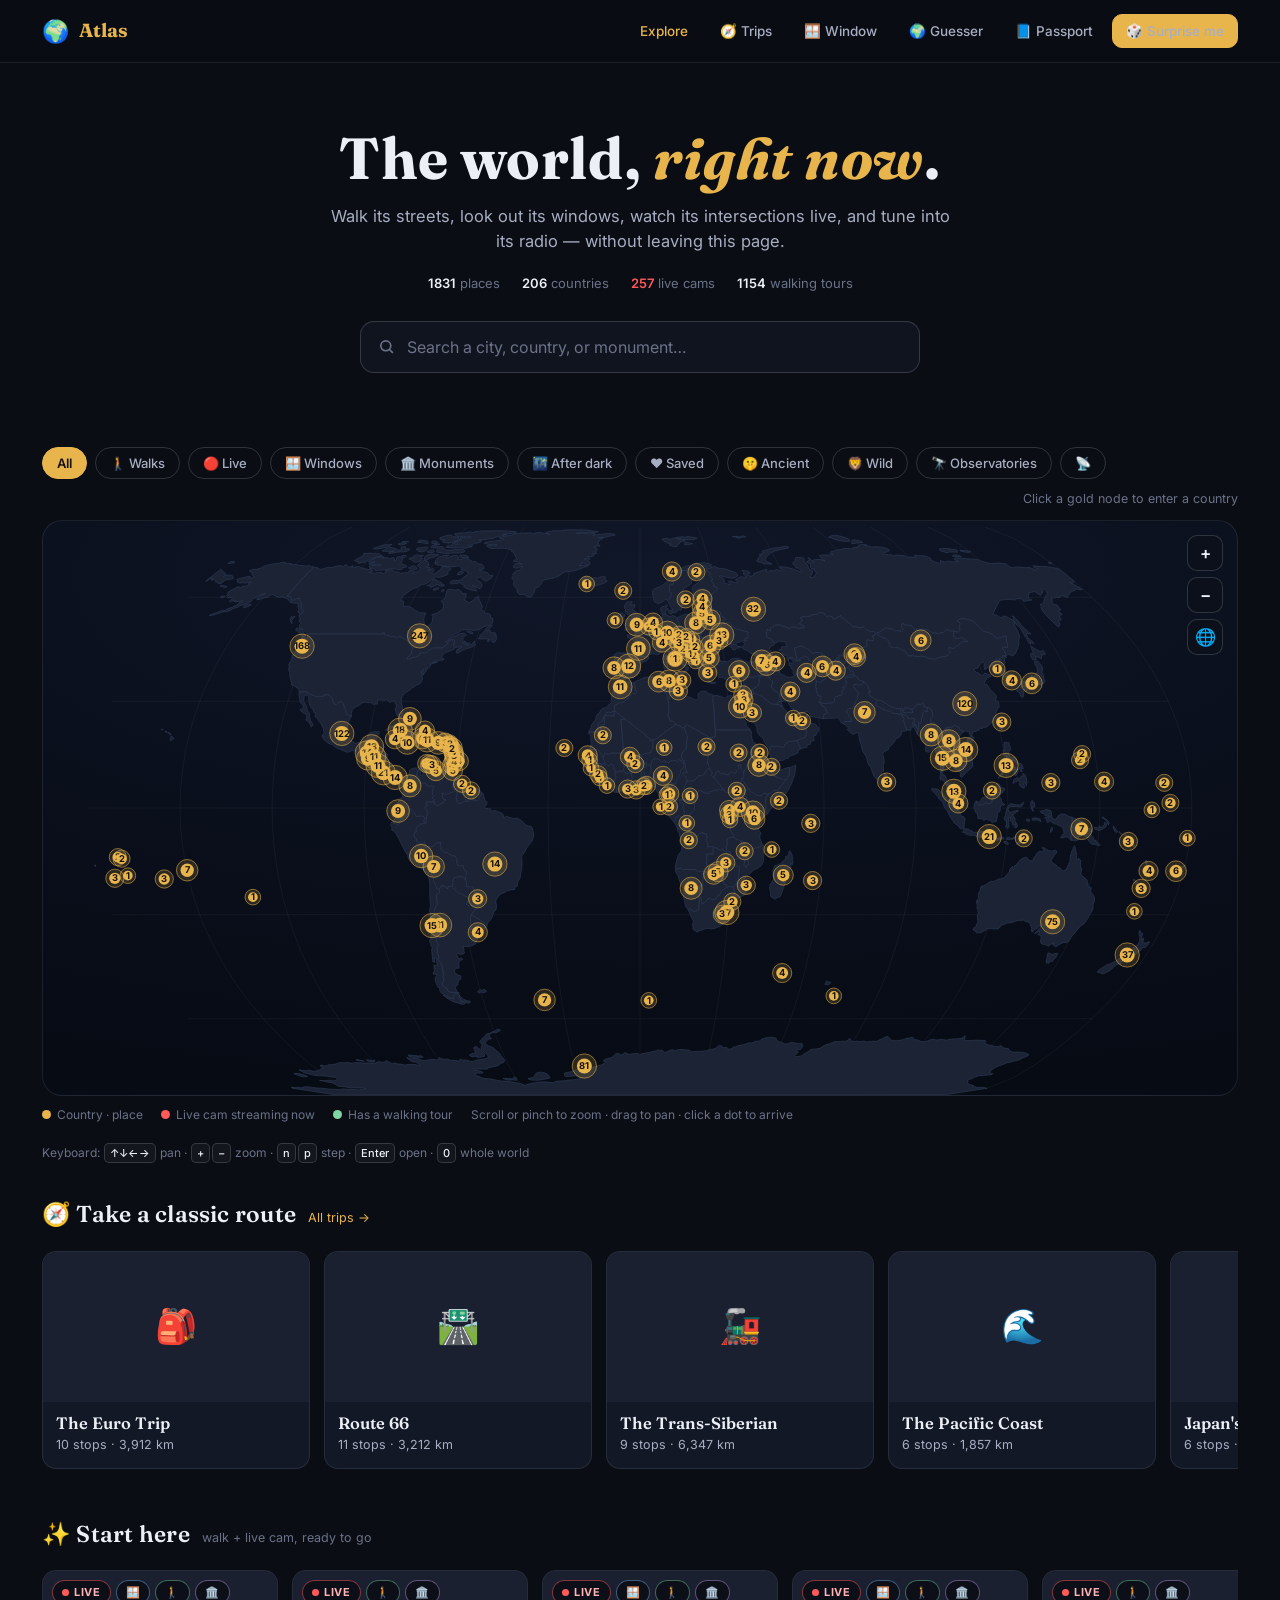
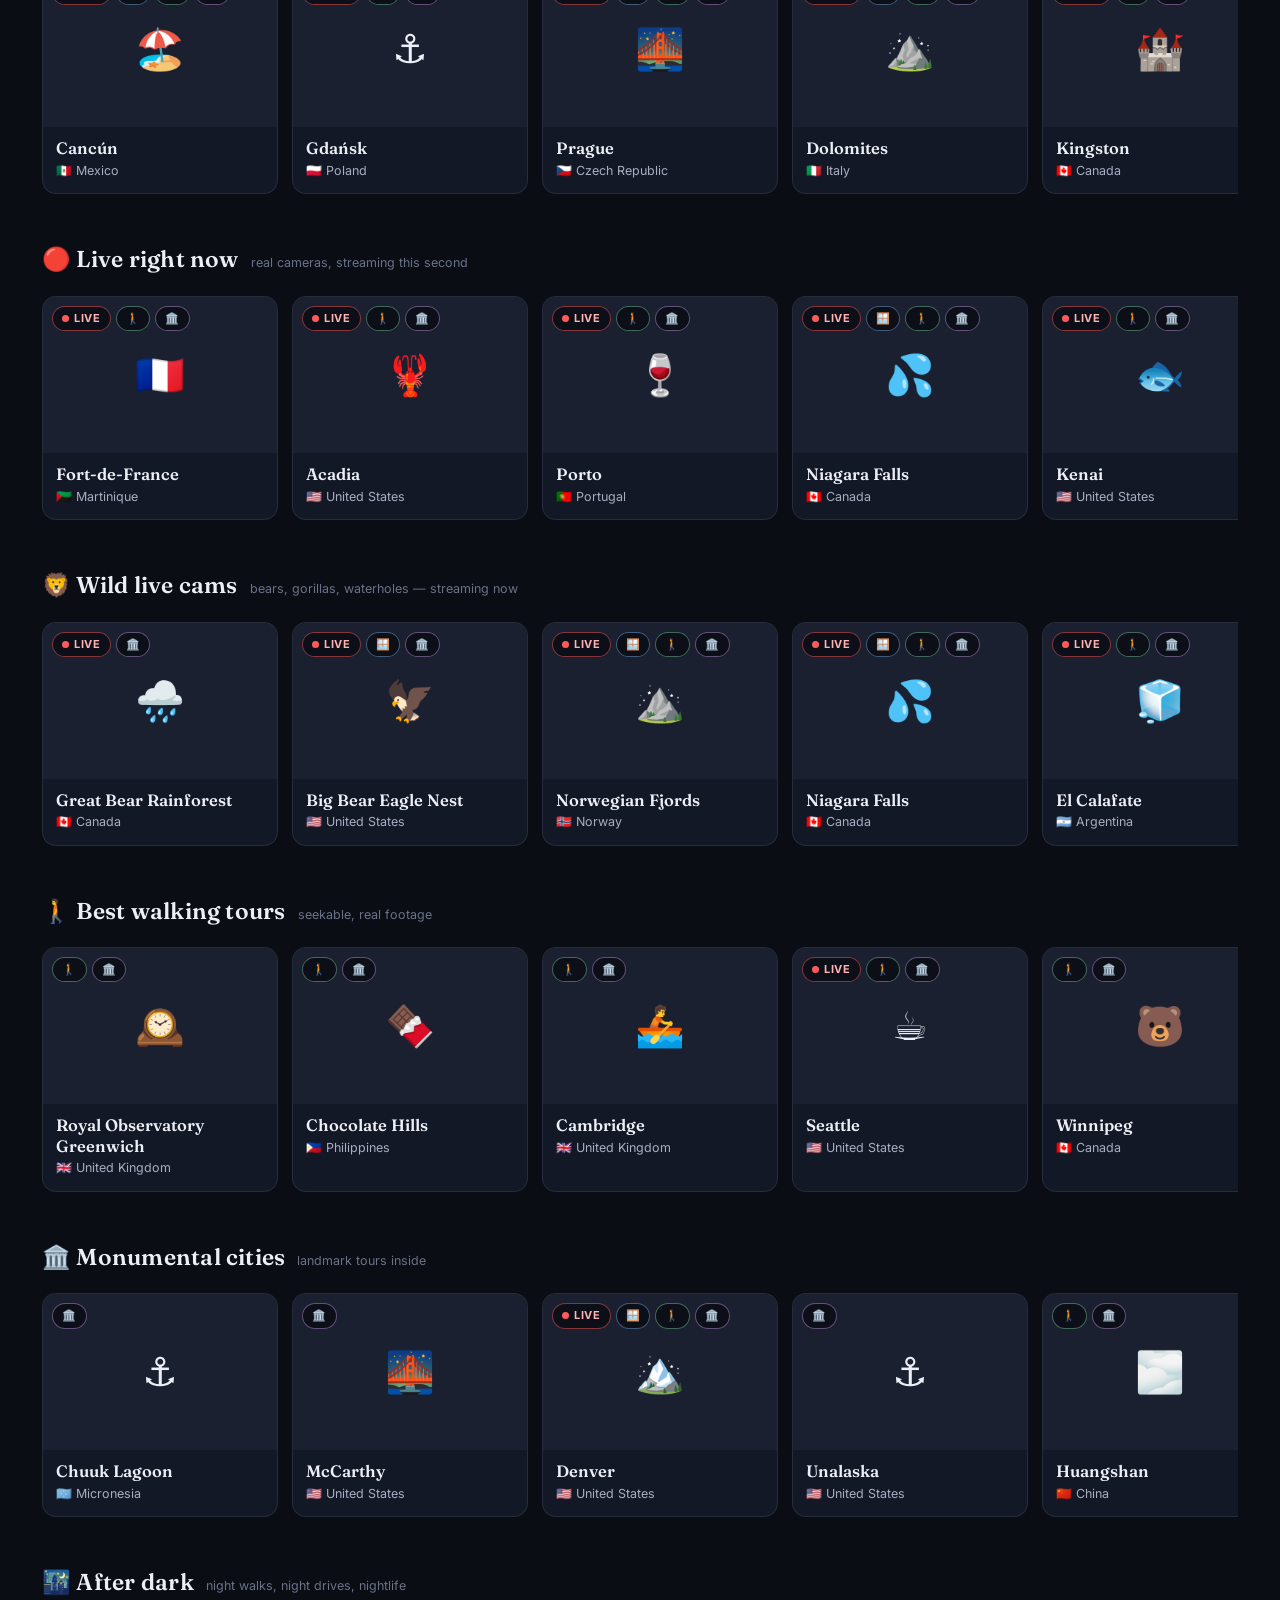
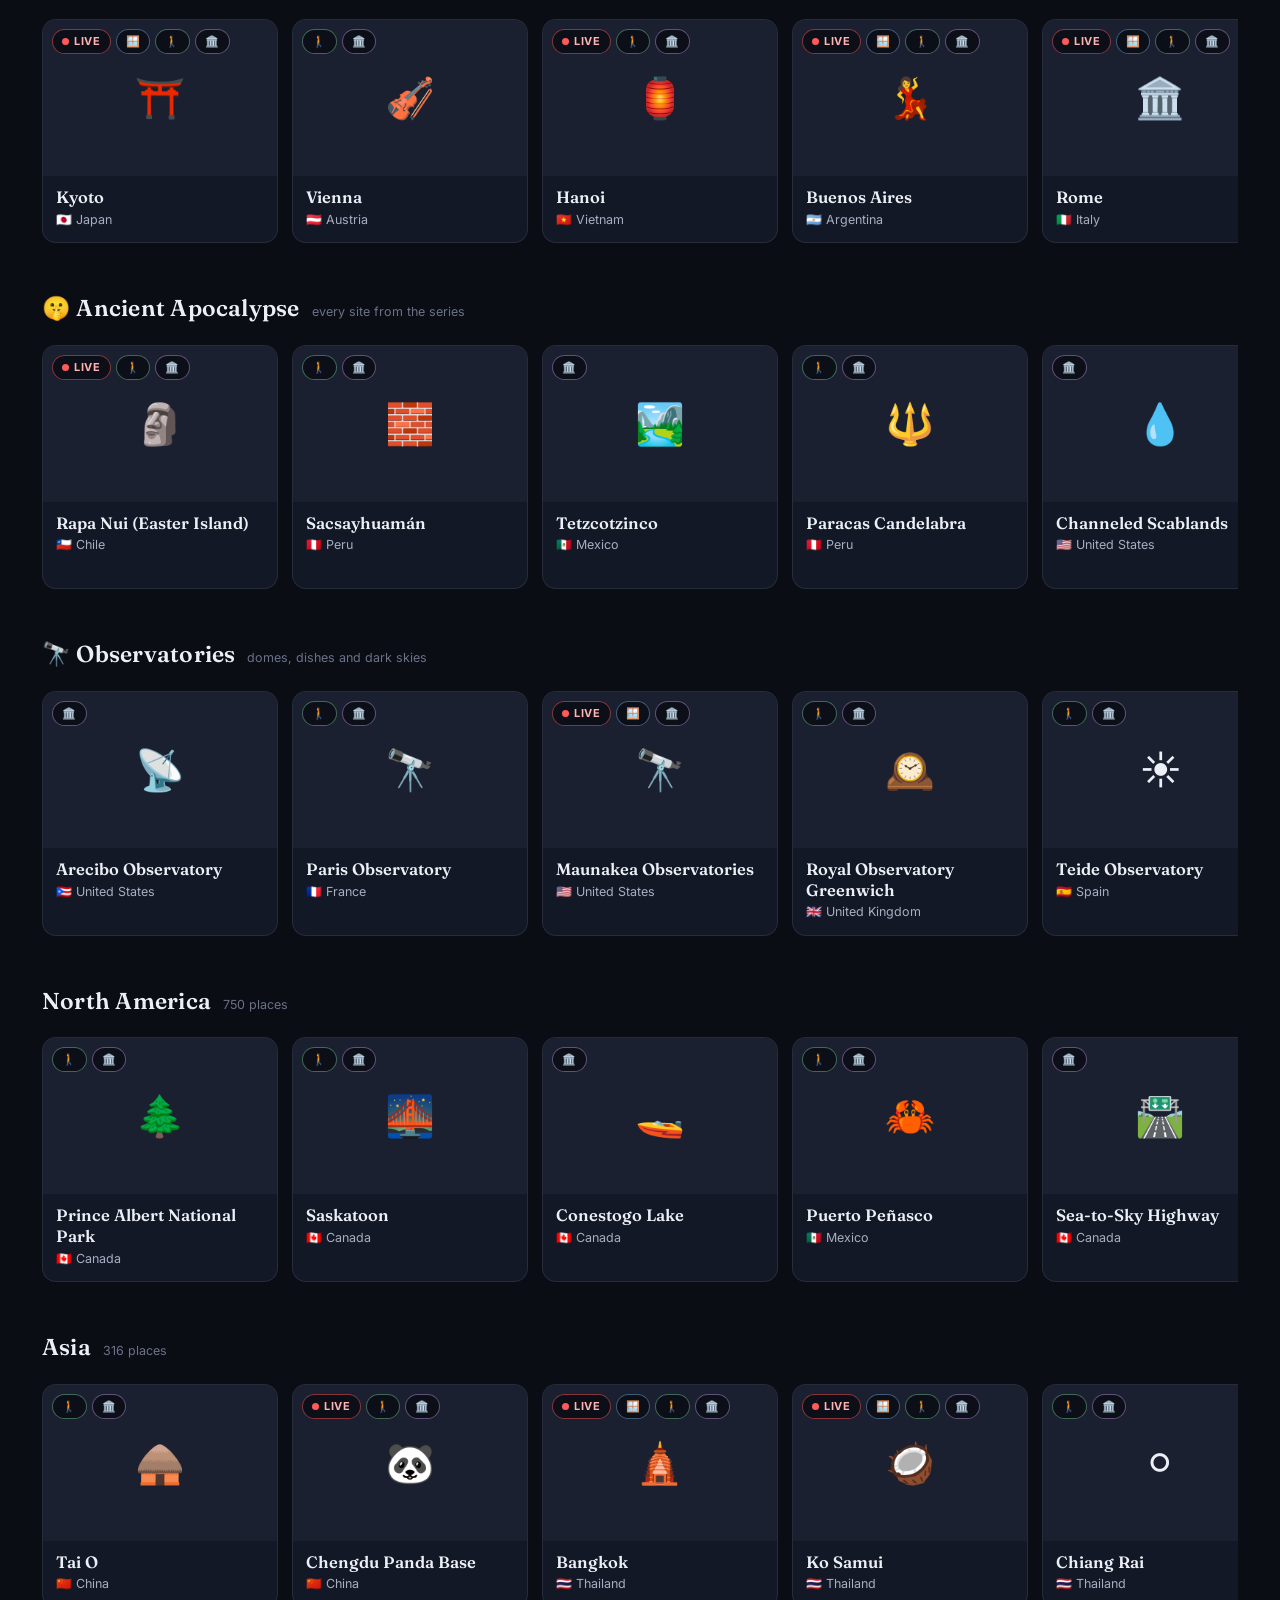
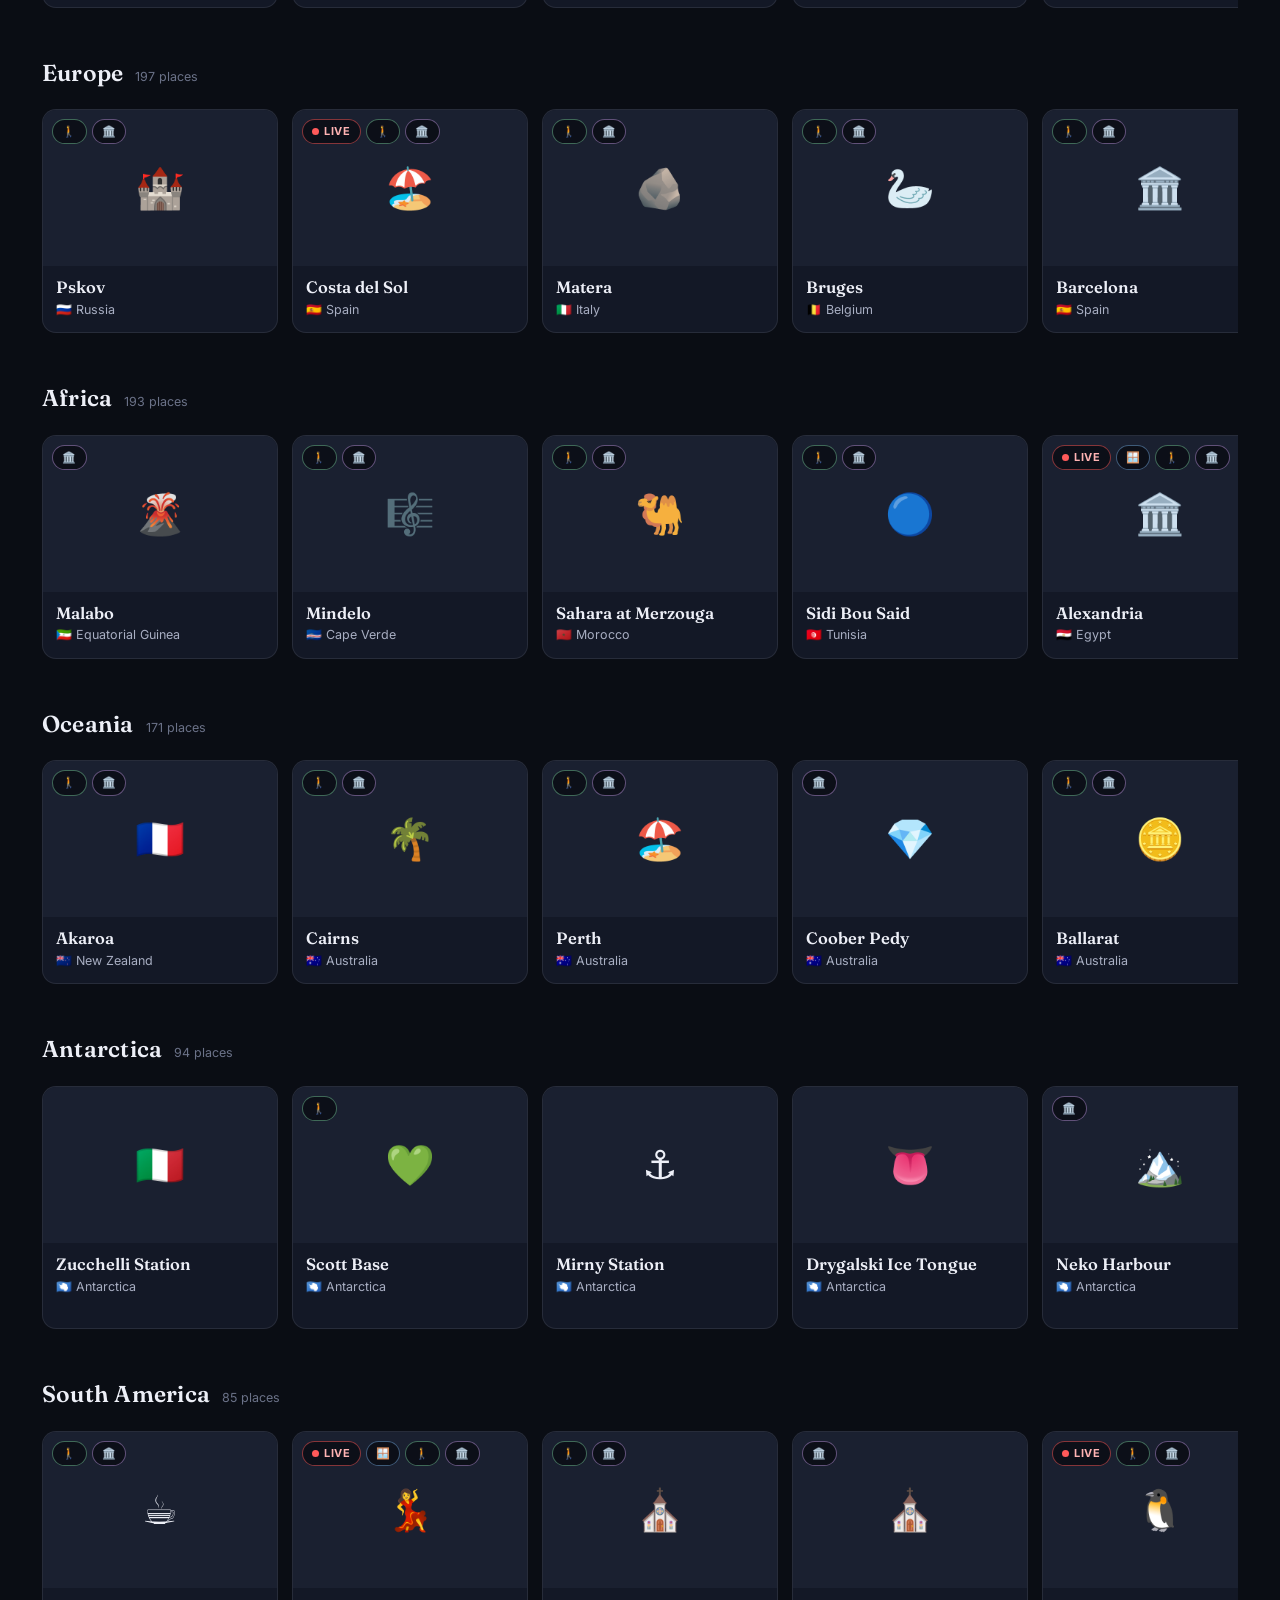
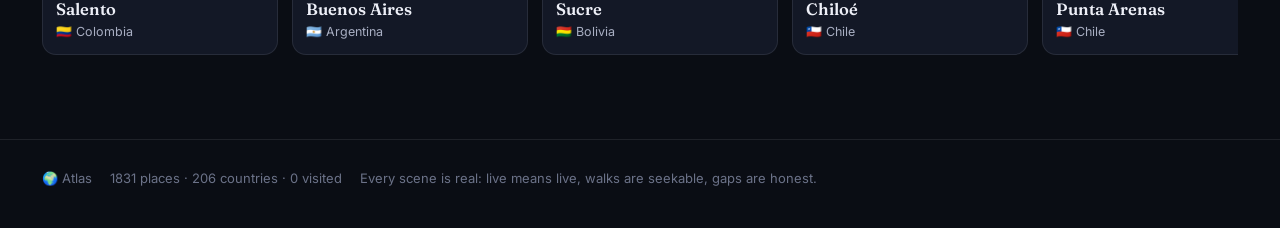
<file: index.html>
<!DOCTYPE html>
<html lang="en">
<head>
  <meta charset="UTF-8">
  <meta name="viewport" content="width=device-width, initial-scale=1.0">
  <title>Atlas — the world, right now</title>
  <meta name="description" content="Step into 1,728 places across 201 countries: walking tours, 24/7 live cams, live window views, local radio.">
  <link rel="icon" href="data:image/svg+xml,<svg xmlns=%22http://www.w3.org/2000/svg%22 viewBox=%220 0 100 100%22><text y=%22.9em%22 font-size=%2290%22>🌍</text></svg>">
  <link rel="stylesheet" href="css/theme.css">
  <link rel="stylesheet" href="css/map.css">
  <link rel="stylesheet" href="css/home.css">
</head>
<body>

  <header class="topbar">
    <div class="topbar-inner">
      <a class="brand" href="index.html"><span class="globe">🌍</span> <em>Atlas</em></a>
      <nav class="topnav">
        <a href="index.html" class="active">Explore</a>
        <a href="trips.html">🧭 Trips</a>
        <a href="window.html">🪟 Window</a>
        <a href="guess.html">🌍 Guesser</a>
        <a href="passport.html">📘 Passport</a>
        <button id="surprise-top" class="btn btn-gold btn-sm">🎲 Surprise me</button>
      </nav>
    </div>
  </header>

  <main>
    <!-- hero -->
    <section class="hero wrap">
      <h1>The world, <em>right now</em>.</h1>
      <p class="lede">Walk its streets, look out its windows, watch its intersections live,
        and tune into its radio — without leaving this page.</p>
      <div class="hero-stats" id="hero-stats"></div>
      <div class="hero-search">
        <input id="search" class="input" type="text" autocomplete="off"
               role="combobox" aria-expanded="false" aria-controls="suggest"
               placeholder="Search a city, country, or monument…">
        <div id="suggest" class="suggest" role="listbox"></div>
      </div>
    </section>

    <!-- map -->
    <section class="map-section wrap">
      <div class="map-toolbar">
        <div class="chips" id="map-filters">
          <button class="chip active" data-f="all">All</button>
          <button class="chip" data-f="walk">🚶 Walks</button>
          <button class="chip" data-f="live">🔴 Live</button>
          <button class="chip" data-f="window">🪟 Windows</button>
          <button class="chip" data-f="monuments">🏛️ Monuments</button>
          <button class="chip" data-f="night">🌃 After dark</button>
          <button class="chip" data-f="saved">♥ Saved</button>
          <button class="chip" data-f="ancient">🤫 Ancient</button>
          <button class="chip" data-f="wild">🦁 Wild</button>
          <button class="chip" data-f="observatory">🔭 Observatories</button>
          <!-- No text label, on purpose. No aria-label either: the emoji IS
               the content, and screen readers announce it as "satellite
               antenna", which is exactly what a sighted user gets. An
               aria-label naming the category would spoil it for one
               audience only. -->
          <button class="chip" data-f="dish">📡</button>
        </div>
        <span class="hint" id="map-hint">Click a gold node to enter a country</span>
      </div>
      <div id="worldmap">
        <div class="wmap-ctl">
          <button id="zoom-in" title="Zoom in">+</button>
          <button id="zoom-out" title="Zoom out">−</button>
          <button id="zoom-reset" title="Whole world">🌐</button>
        </div>
      </div>
      <div class="map-legend">
        <span><span class="swatch" style="background:#e8b54d"></span>Country · place</span>
        <span><span class="swatch" style="background:#ff5a5a"></span>Live cam streaming now</span>
        <span><span class="swatch" style="background:#7fd6a4"></span>Has a walking tour</span>
        <span>Scroll or pinch to zoom · drag to pan · click a dot to arrive</span>
        <span>Keyboard: <kbd>↑↓←→</kbd> pan · <kbd>+</kbd><kbd>−</kbd> zoom · <kbd>n</kbd><kbd>p</kbd> step · <kbd>Enter</kbd> open · <kbd>0</kbd> whole world</span>
      </div>
    </section>

    <!-- curated routes (data/trips.json) -->
    <section class="wrap trips-band" id="trips-band" hidden>
      <div class="rail-head">
        <h2>🧭 Take a classic route</h2>
        <span class="count"><a class="more-link" href="trips.html">All trips →</a></span>
      </div>
      <div class="rail" id="trips-rail"></div>
    </section>

    <!-- rails -->
    <section class="rails wrap" id="rails"></section>
  </main>

  <footer class="site-footer">
    <div class="wrap">
      <span>🌍 Atlas</span>
      <span id="foot-stats"></span>
      <span>Every scene is real: live means live, walks are seekable, gaps are honest.</span>
    </div>
  </footer>

  <div id="toast" class="toast"></div>

  <script type="module" src="js/pages/home.js"></script>
</body>
</html>
</file>
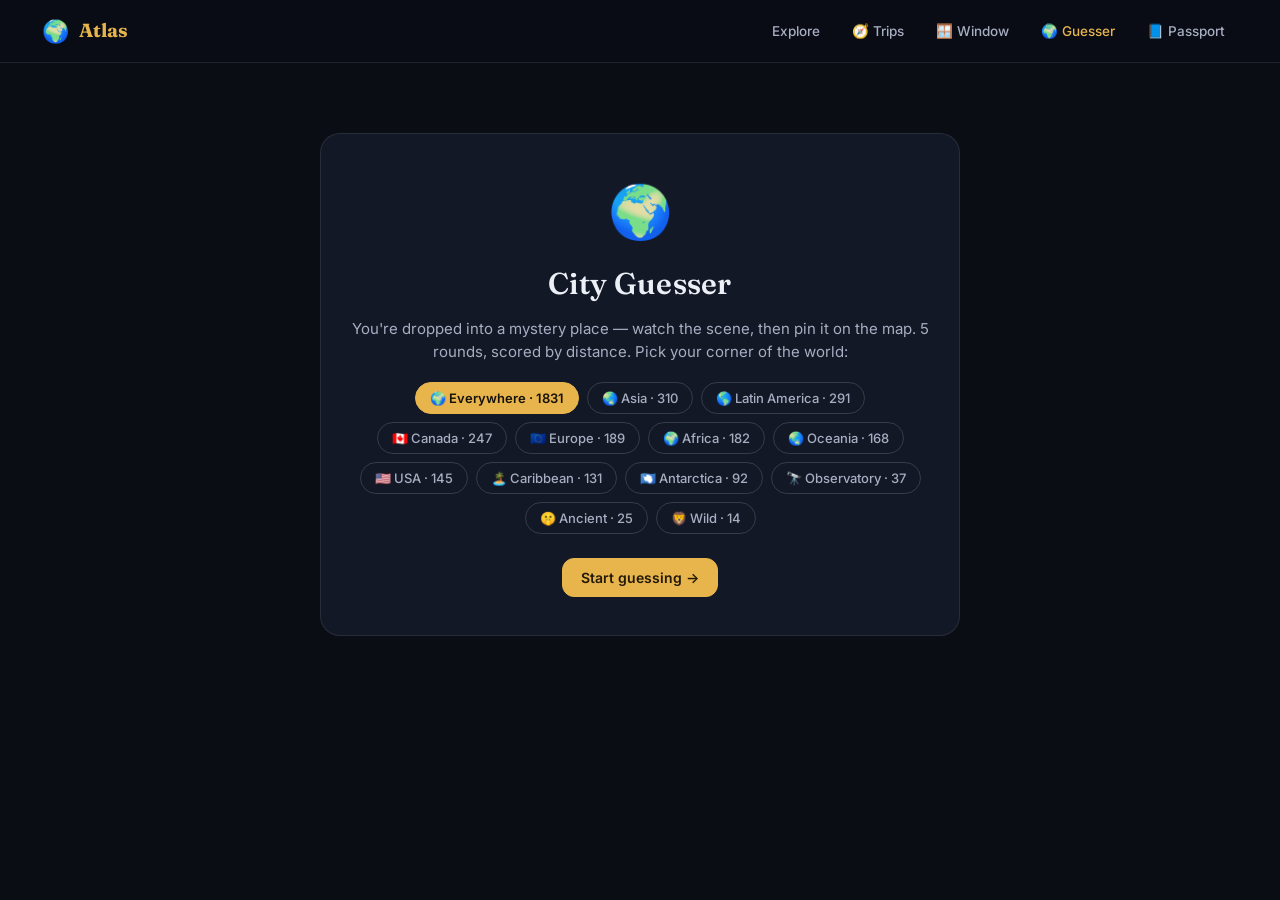
<file: guess.html>
<!DOCTYPE html>
<html lang="en">
<head>
  <meta charset="UTF-8">
  <meta name="viewport" content="width=device-width, initial-scale=1.0">
  <title>City Guesser — Atlas</title>
  <link rel="icon" href="data:image/svg+xml,<svg xmlns=%22http://www.w3.org/2000/svg%22 viewBox=%220 0 100 100%22><text y=%22.9em%22 font-size=%2290%22>🌍</text></svg>">
  <link rel="stylesheet" href="css/theme.css">
  <link rel="stylesheet" href="css/map.css">
  <link rel="stylesheet" href="css/guess.css">
</head>
<body>

  <header class="topbar">
    <div class="topbar-inner">
      <a class="brand" href="index.html"><span class="globe">🌍</span> <em>Atlas</em></a>
      <nav class="topnav">
        <a href="index.html">Explore</a>
        <a href="trips.html">🧭 Trips</a>
        <a href="window.html">🪟 Window</a>
        <a href="guess.html" class="active">🌍 Guesser</a>
        <a href="passport.html">📘 Passport</a>
      </nav>
    </div>
  </header>

  <main class="wrap guess-main">

    <!-- start screen -->
    <section id="g-start" class="g-card" hidden>
      <div class="g-big">🌍</div>
      <h2>City Guesser</h2>
      <p class="muted">You're dropped into a mystery place — watch the scene, then pin it
        on the map. 5 rounds, scored by distance. Pick your corner of the world:</p>
      <div class="chips" id="g-regions"></div>
      <div class="g-actions">
        <button class="btn btn-gold" id="g-start-btn">Start guessing →</button>
      </div>
    </section>

    <!-- game -->
    <section id="g-game" hidden>
      <div class="g-status">
        <span id="g-round" class="badge badge-lapse">Round 1 / 5</span>
        <span id="g-score" class="badge">0 pts</span>
        <span class="faint" id="g-hint">Watch the scene, then click the map</span>
      </div>
      <div class="g-layout">
        <div class="frame frame-16x9 g-scene" id="g-scene"></div>
        <div class="g-mapcol">
          <div id="g-map"></div>
          <div class="g-map-actions">
            <button class="btn btn-gold" id="g-confirm" disabled>Drop the pin first</button>
          </div>
        </div>
      </div>
      <div class="g-reveal panel" id="g-reveal" hidden></div>
    </section>

    <!-- final -->
    <section id="g-final" class="g-card" hidden></section>
  </main>

  <div id="toast" class="toast"></div>
  <script type="module" src="js/pages/guess.js"></script>
</body>
</html>
</file>
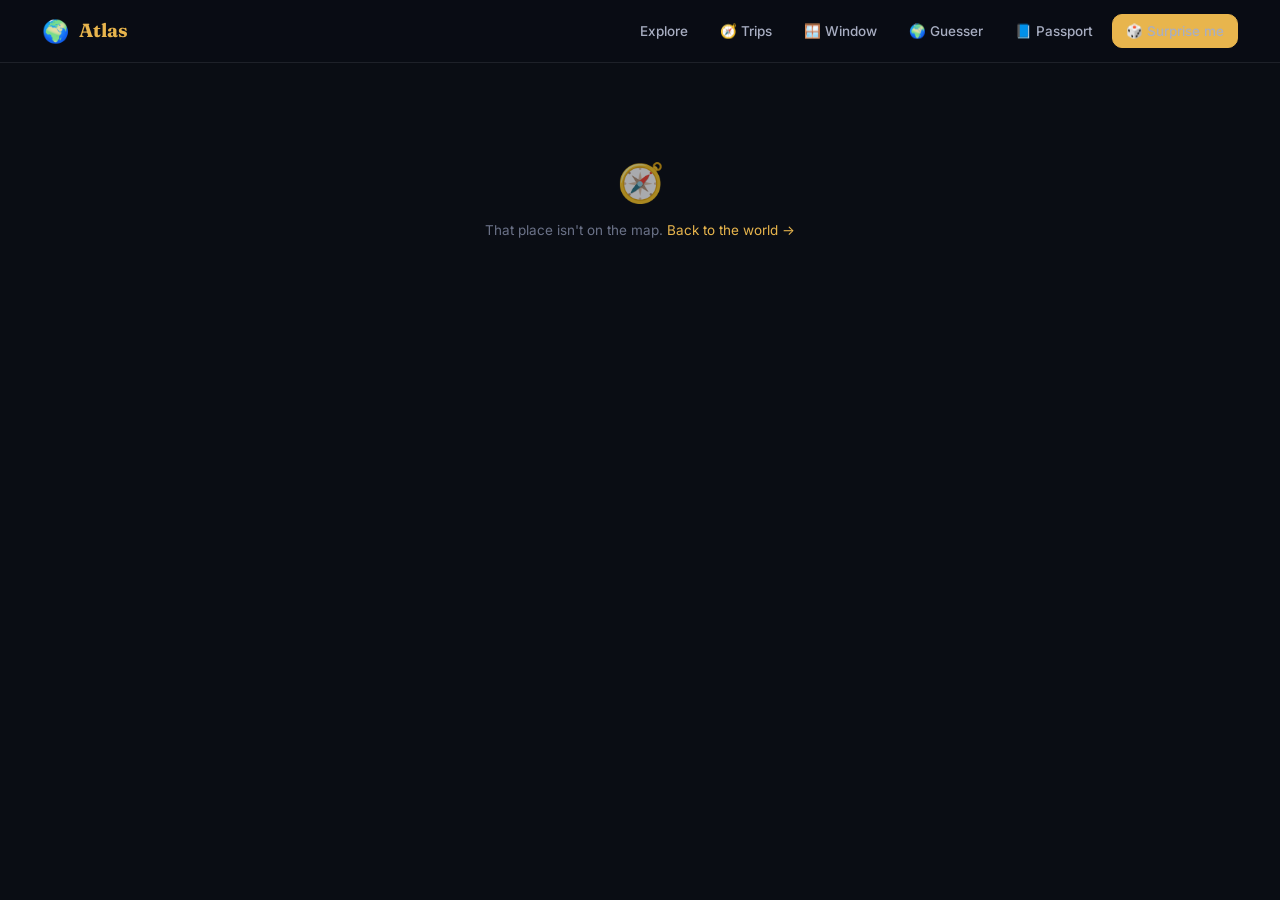
<file: location.html>
<!DOCTYPE html>
<html lang="en">
<head>
  <meta charset="UTF-8">
  <meta name="viewport" content="width=device-width, initial-scale=1.0">
  <title>Atlas — arriving…</title>
  <link rel="icon" href="data:image/svg+xml,<svg xmlns=%22http://www.w3.org/2000/svg%22 viewBox=%220 0 100 100%22><text y=%22.9em%22 font-size=%2290%22>🌍</text></svg>">
  <link rel="stylesheet" href="css/theme.css">
  <link rel="stylesheet" href="css/location.css">
</head>
<body>

  <header class="topbar">
    <div class="topbar-inner">
      <a class="brand" href="index.html"><span class="globe">🌍</span> <em>Atlas</em></a>
      <nav class="topnav">
        <a href="index.html">Explore</a>
        <a href="trips.html">🧭 Trips</a>
        <a href="window.html">🪟 Window</a>
        <a href="guess.html">🌍 Guesser</a>
        <a href="passport.html">📘 Passport</a>
        <button id="surprise-top" class="btn btn-gold btn-sm">🎲 Surprise me</button>
      </nav>
    </div>
  </header>

  <main class="wrap" id="page" hidden>

    <!-- filled only when this place sits on a curated route (data/trips.json);
         with ?trip= it becomes "stop 4 of 10" plus prev/next along that route -->
    <div class="trip-strip" id="trip-strip" hidden></div>

    <!-- arrival header -->
    <section class="arrive" id="arrive">
      <div class="arrive-text">
        <div class="arrive-kicker" id="kicker"></div>
        <h1 id="place-name"></h1>
        <p class="arrive-blurb" id="blurb"></p>
        <div class="arrive-actions">
          <button id="save-btn" class="btn btn-sm">♥ Save</button>
          <button id="note-btn" class="btn btn-sm">✍️ Note</button>
          <a id="window-link" class="btn btn-sm" hidden href="#">🪟 Open as Window</a>
        </div>
      </div>
      <div class="rightnow panel" id="rightnow">
        <h3>Right now</h3>
        <div class="rn-clock" id="rn-clock">–:–</div>
        <div class="rn-weather" id="rn-weather">
          <span class="muted">checking the sky…</span>
        </div>
        <button id="ambience-btn" class="btn btn-sm btn-ghost">🔊 Ambience</button>
      </div>
    </section>

    <!-- the stage: four panes at once — 🚶 walk · 🚗 drive · 🔴 live · 🪟 window.
         Click a pane's bar to enlarge it; monuments swap into the walk pane. -->
    <section class="stage-section">
      <div class="chips stage-tabs" id="stage-tabs" hidden></div>
      <div class="stage-grid" id="stage-grid"></div>
    </section>

    <!-- info grid -->
    <section class="info-grid">
      <div class="panel" id="about-panel">
        <h3>📖 About</h3>
        <div id="about-text" class="muted">…</div>
        <div id="fun-fact" class="funfact" hidden></div>
        <div id="aa-panel" class="aa" hidden></div>
        <div id="highlights" class="hl-chips"></div>
      </div>

      <div class="panel" id="culture-panel" hidden>
        <h3>🍽️ Local flavor</h3>
        <div id="culture-body"></div>
      </div>

      <div class="panel" id="radio-panel" hidden>
        <h3>📻 Local radio</h3>
        <div id="radio-list" class="radio-list"></div>
      </div>

      <div class="panel" id="tv-panel" hidden>
        <h3>📺 Live TV</h3>
        <div class="tv-note faint" id="tv-note"></div>
        <div class="frame frame-16x9 tv-frame" id="tv-frame" hidden></div>
        <div id="tv-list" class="tv-list"></div>
      </div>

      <div class="panel" id="news-panel" hidden>
        <h3>📰 In the news</h3>
        <ul id="news-list" class="news-list"></ul>
      </div>

      <div class="panel" id="gallery-panel" hidden>
        <h3>🖼️ Gallery</h3>
        <div id="gallery" class="gallery"></div>
      </div>
    </section>

    <!-- onward -->
    <section id="next-section">
      <div class="rail-head"><h2>✈️ Nearby from here</h2></div>
      <div class="rail" id="next-rail"></div>
    </section>
  </main>

  <div id="notfound" class="wrap" hidden>
    <div class="frame-empty" style="position:static;padding:90px 20px">
      <div class="big">🧭</div>
      <div class="why">That place isn't on the map. <a href="index.html" style="color:var(--gold)">Back to the world →</a></div>
    </div>
  </div>

  <div id="toast" class="toast"></div>

  <script type="module" src="js/pages/location.js"></script>
</body>
</html>
</file>
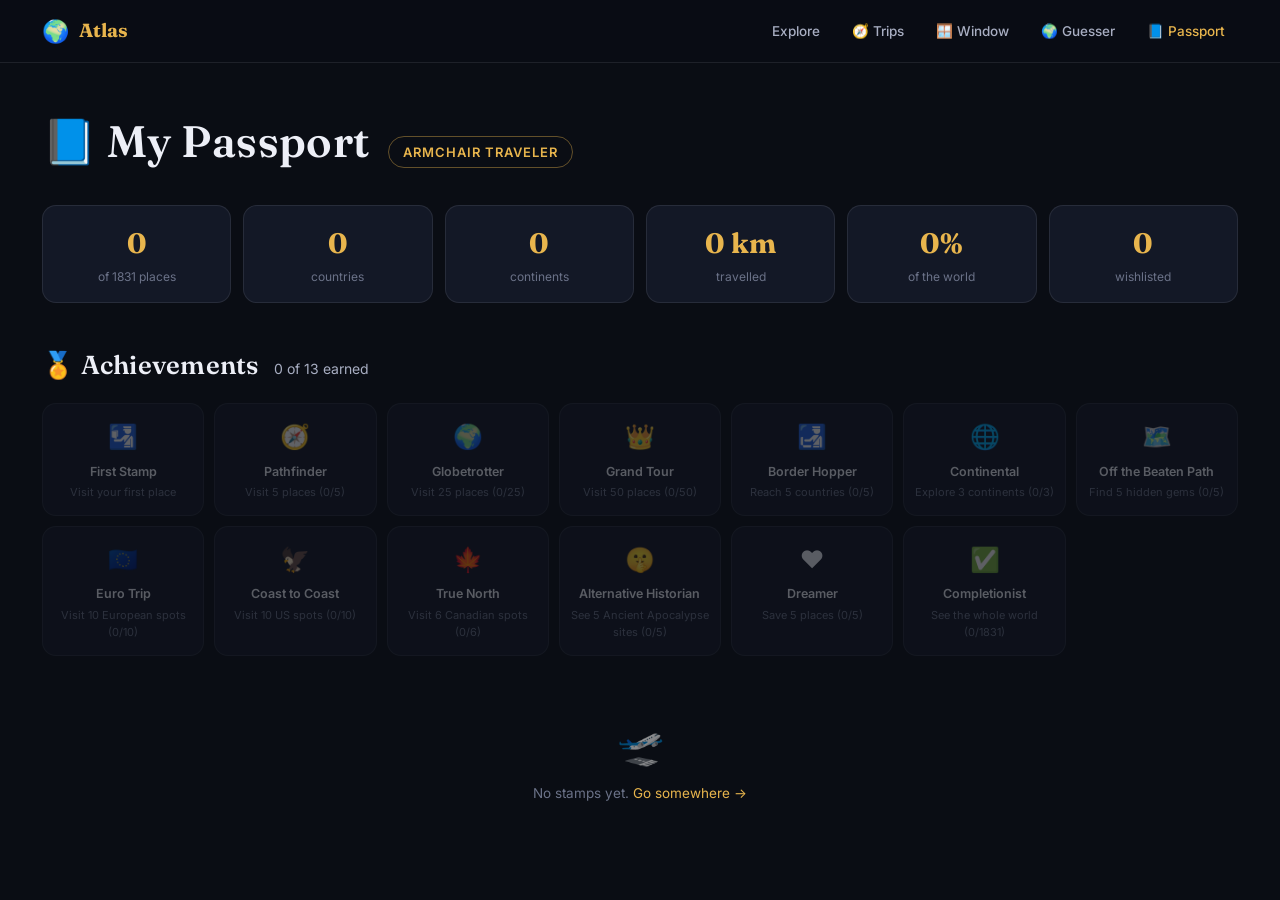
<file: passport.html>
<!DOCTYPE html>
<html lang="en">
<head>
  <meta charset="UTF-8">
  <meta name="viewport" content="width=device-width, initial-scale=1.0">
  <title>My Passport — Atlas</title>
  <link rel="icon" href="data:image/svg+xml,<svg xmlns=%22http://www.w3.org/2000/svg%22 viewBox=%220 0 100 100%22><text y=%22.9em%22 font-size=%2290%22>📘</text></svg>">
  <link rel="stylesheet" href="css/theme.css">
  <link rel="stylesheet" href="css/passport.css">
</head>
<body>

  <header class="topbar">
    <div class="topbar-inner">
      <a class="brand" href="index.html"><span class="globe">🌍</span> <em>Atlas</em></a>
      <nav class="topnav">
        <a href="index.html">Explore</a>
        <a href="trips.html">🧭 Trips</a>
        <a href="window.html">🪟 Window</a>
        <a href="guess.html">🌍 Guesser</a>
        <a href="passport.html" class="active">📘 Passport</a>
      </nav>
    </div>
  </header>

  <main class="wrap">
    <section class="pp-head">
      <h1>📘 My Passport</h1>
      <div class="pp-rank" id="pp-rank">Armchair Traveler</div>
    </section>

    <section class="pp-stats" id="pp-stats"></section>

    <section>
      <div class="section-head"><h2>🏅 Achievements</h2><span class="lede" id="ach-count"></span></div>
      <div class="ach-grid" id="ach-grid"></div>
    </section>

    <section id="pp-empty" hidden>
      <div class="frame-empty" style="position:static;padding:60px 20px">
        <div class="big">🛫</div>
        <div class="why">No stamps yet. <a href="index.html" style="color:var(--gold)">Go somewhere →</a></div>
      </div>
    </section>

    <section id="pp-countries"></section>

    <section id="pp-wishlist"></section>
  </main>

  <div id="toast" class="toast"></div>
  <script type="module" src="js/pages/passport.js"></script>
</body>
</html>
</file>
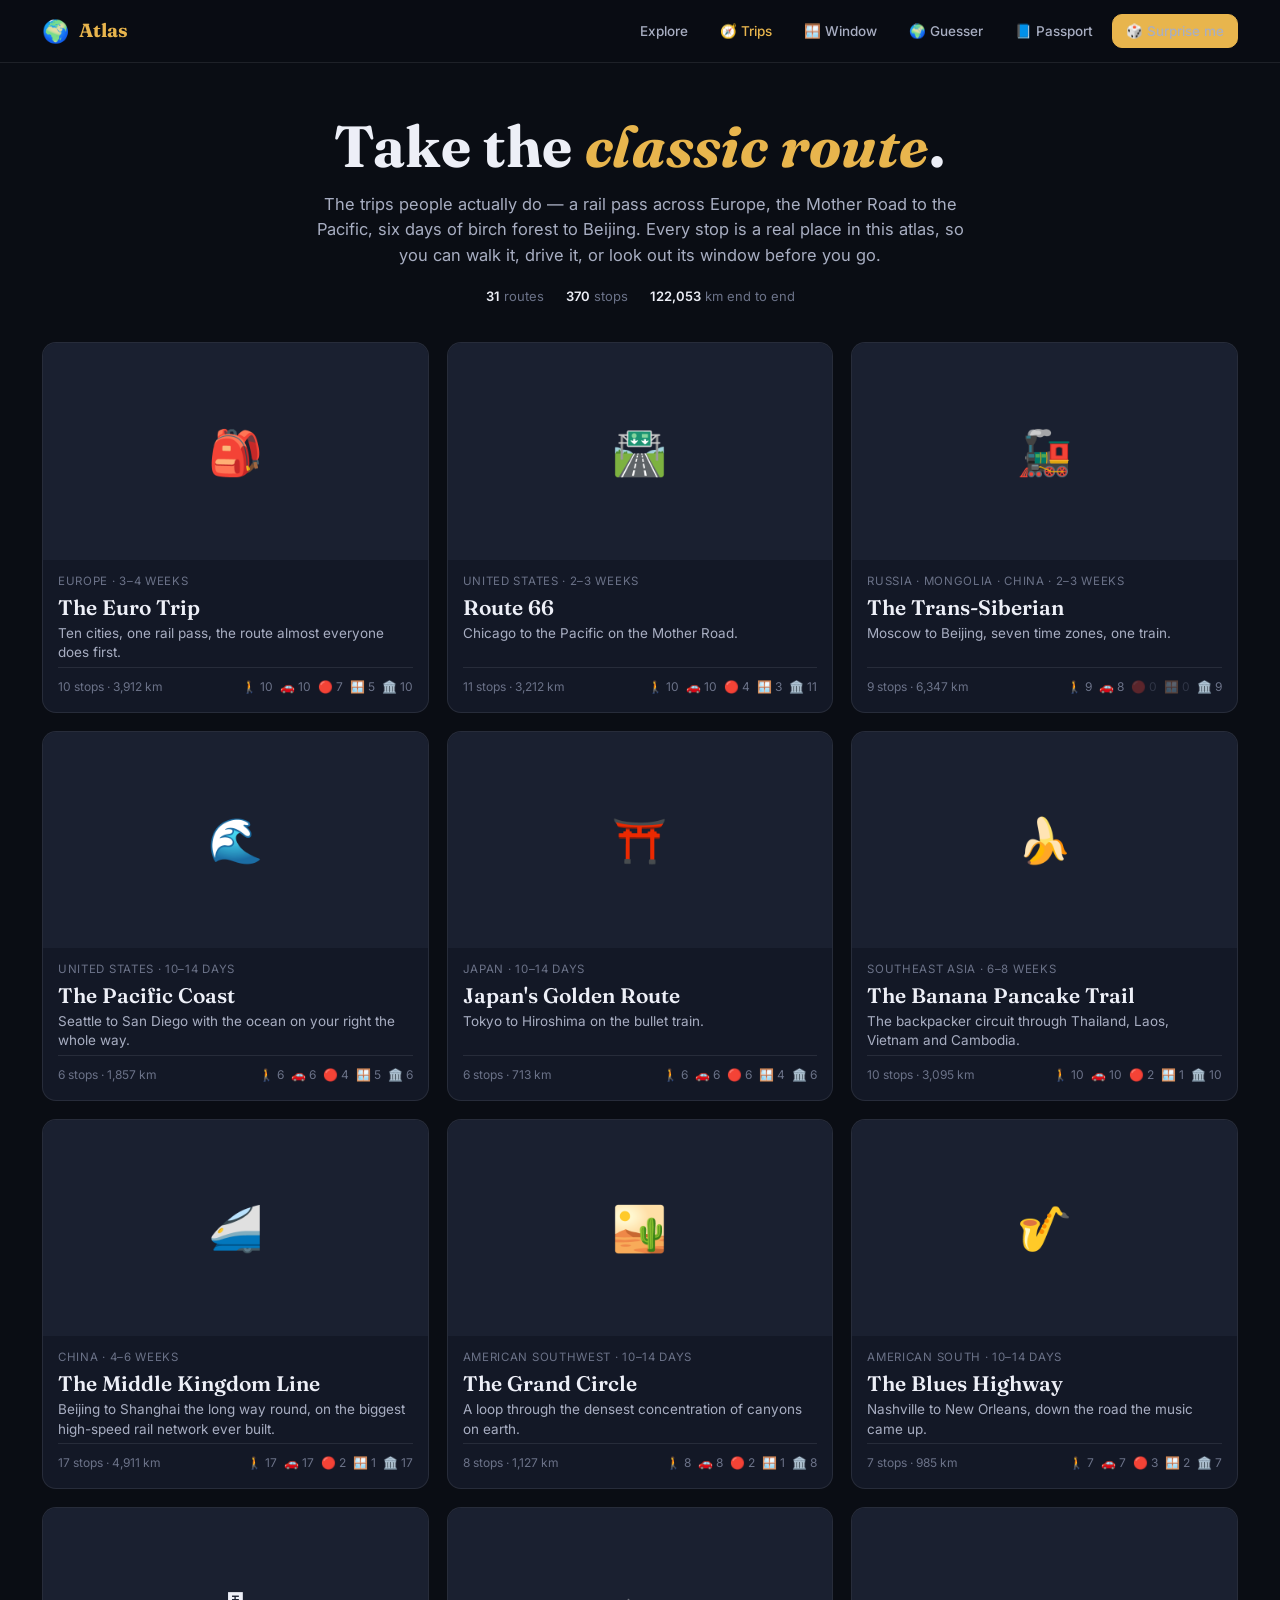
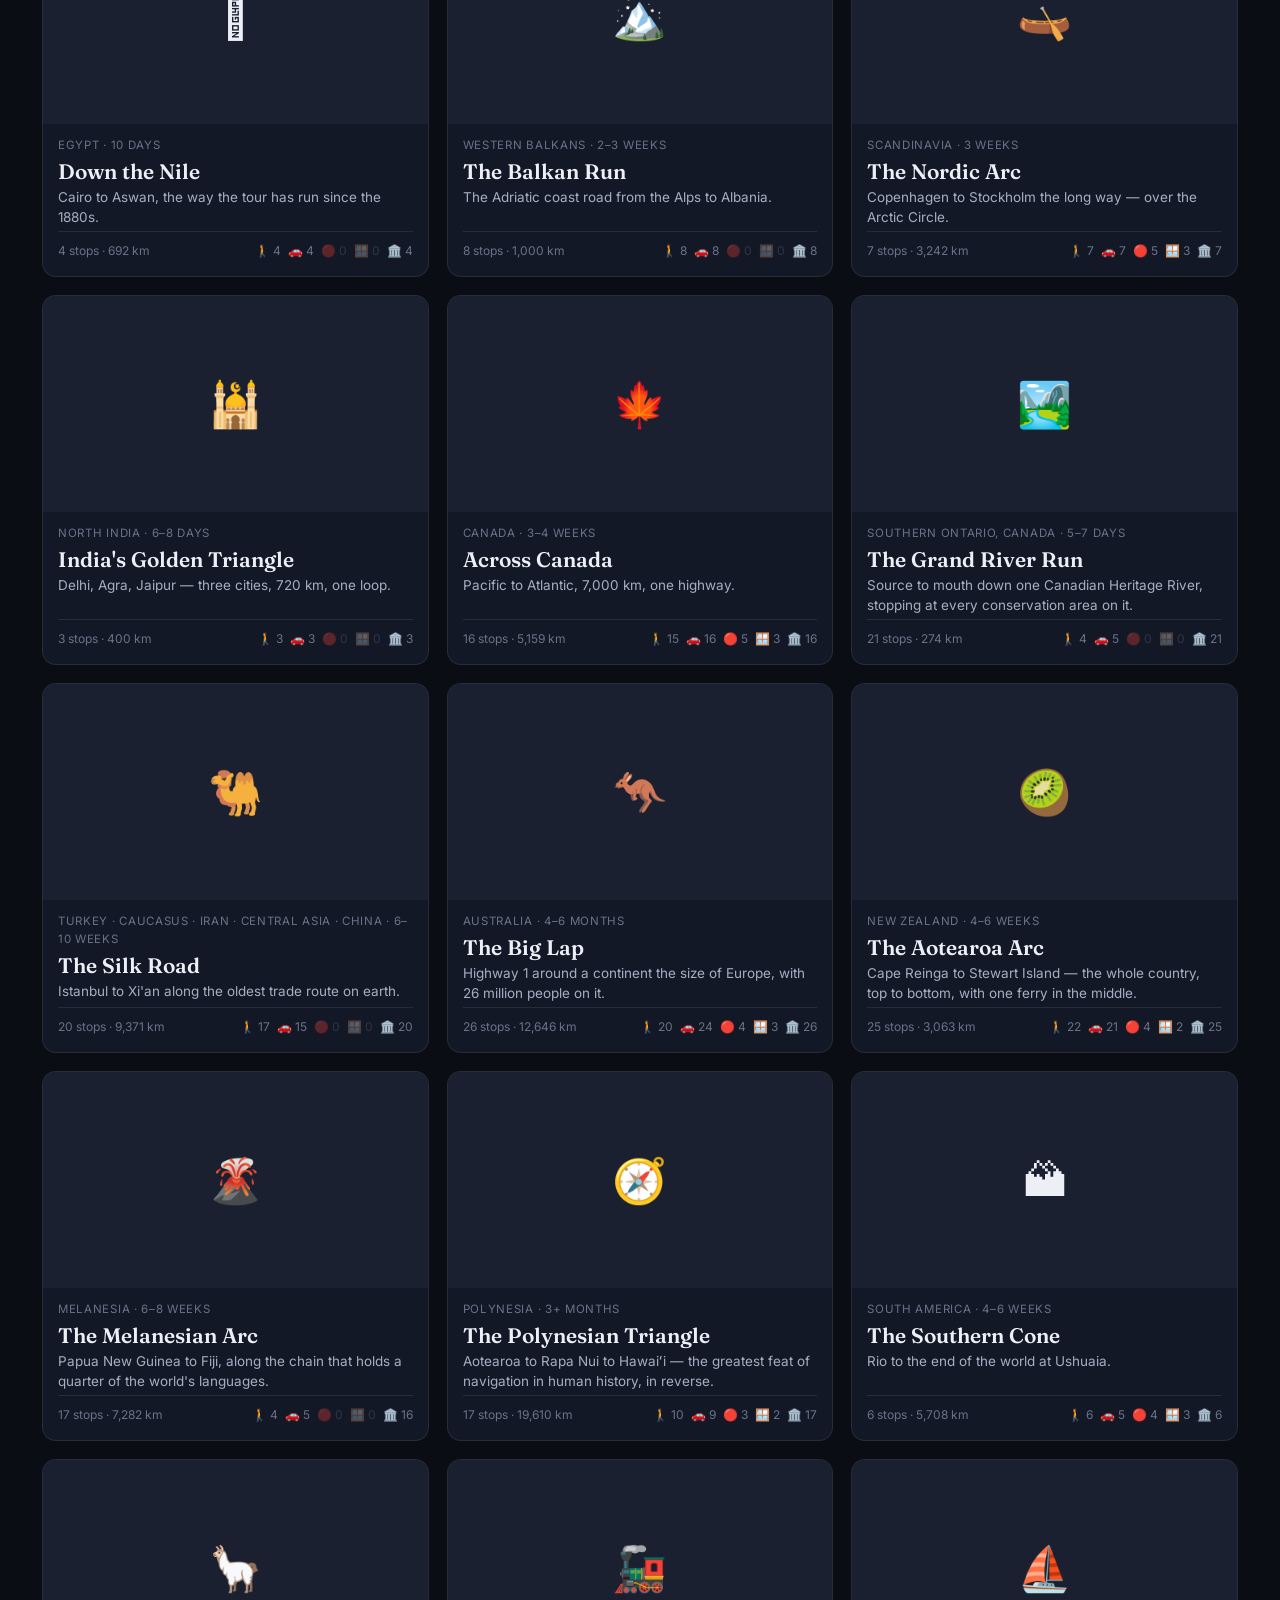
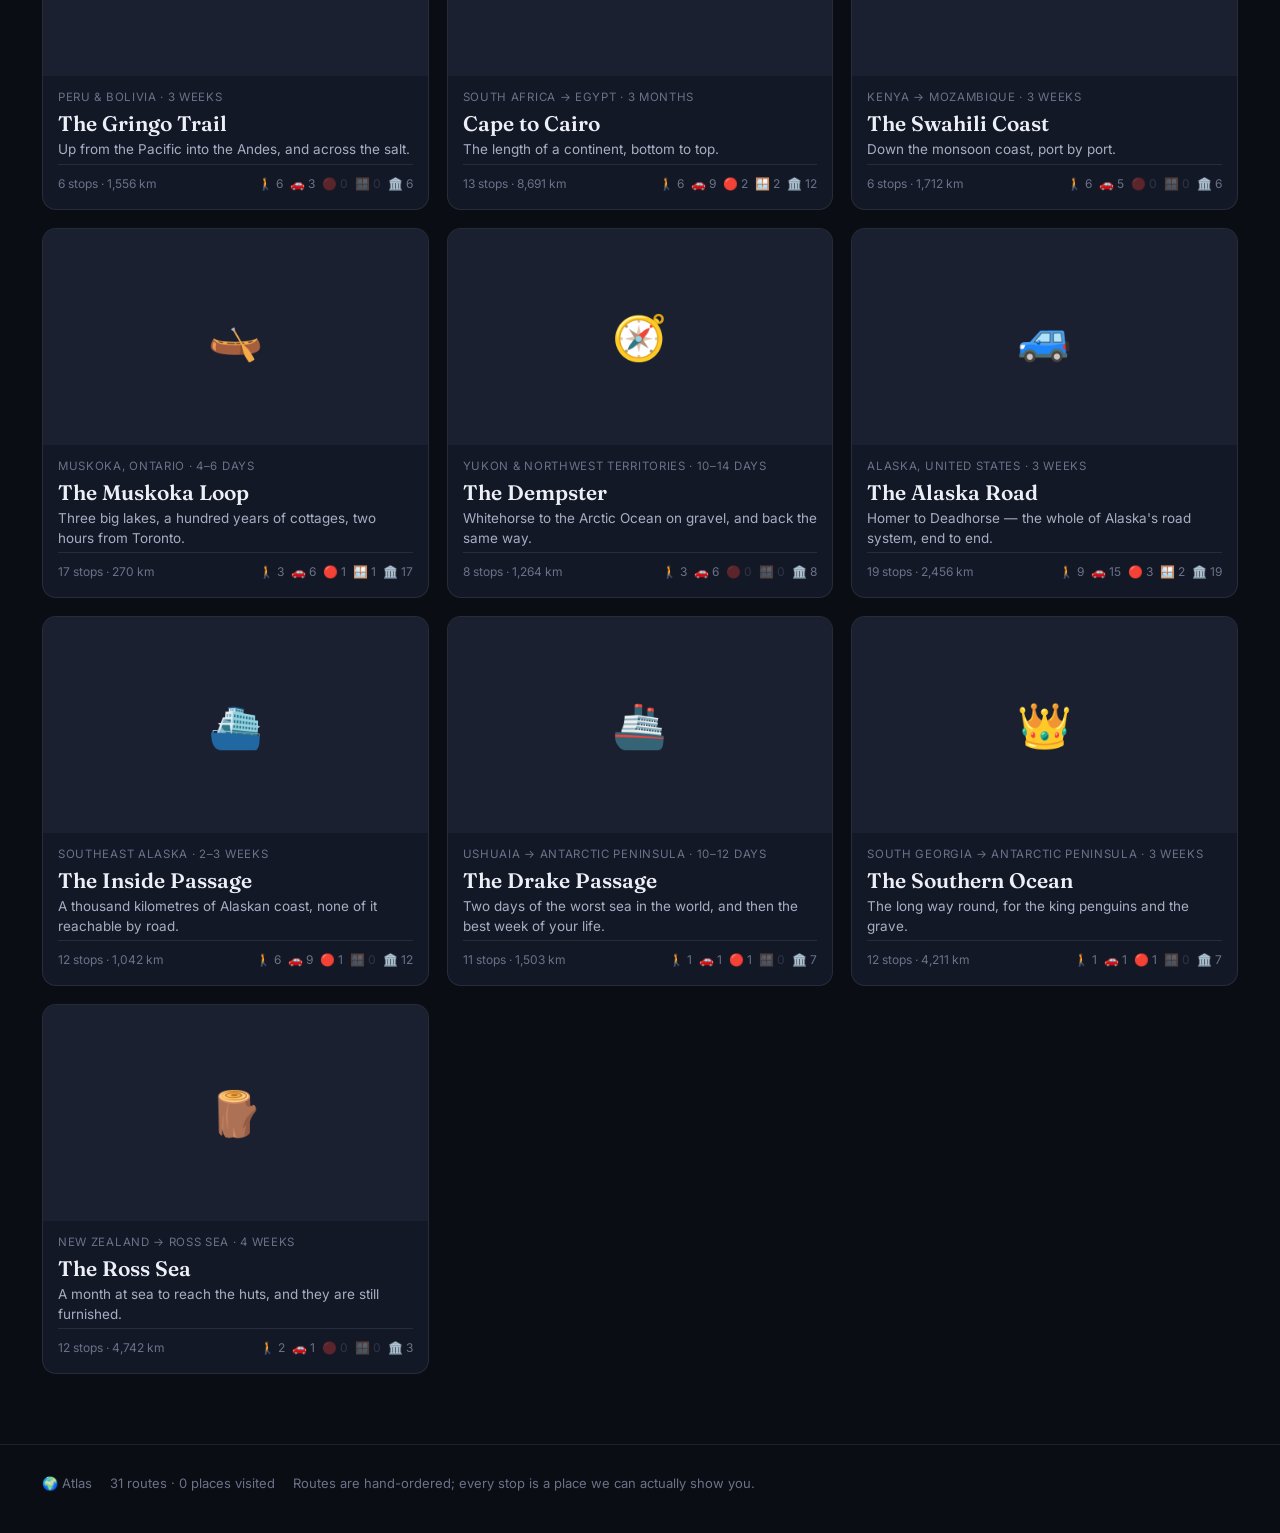
<file: trips.html>
<!DOCTYPE html>
<html lang="en">
<head>
  <meta charset="UTF-8">
  <meta name="viewport" content="width=device-width, initial-scale=1.0">
  <title>Trips — Atlas</title>
  <meta name="description" content="Classic routes — the Euro Trip, Route 66, the Trans-Siberian — stop by stop, with a walk, a drive, a live cam or a window at every stop we could verify.">
  <link rel="icon" href="data:image/svg+xml,<svg xmlns=%22http://www.w3.org/2000/svg%22 viewBox=%220 0 100 100%22><text y=%22.9em%22 font-size=%2290%22>🌍</text></svg>">
  <link rel="stylesheet" href="css/theme.css">
  <link rel="stylesheet" href="css/map.css">
  <link rel="stylesheet" href="css/trips.css">
</head>
<body>

  <header class="topbar">
    <div class="topbar-inner">
      <a class="brand" href="index.html"><span class="globe">🌍</span> <em>Atlas</em></a>
      <nav class="topnav">
        <a href="index.html">Explore</a>
        <a href="trips.html" class="active">🧭 Trips</a>
        <a href="window.html">🪟 Window</a>
        <a href="guess.html">🌍 Guesser</a>
        <a href="passport.html">📘 Passport</a>
        <button id="surprise-top" class="btn btn-gold btn-sm">🎲 Surprise me</button>
      </nav>
    </div>
  </header>

  <main class="wrap">

    <!-- ============ INDEX: every trip ============ -->
    <section id="index-view" hidden>
      <div class="trips-hero">
        <h1>Take the <em>classic route</em>.</h1>
        <p class="lede">The trips people actually do — a rail pass across Europe, the Mother Road
          to the Pacific, six days of birch forest to Beijing. Every stop is a real place in this
          atlas, so you can walk it, drive it, or look out its window before you go.</p>
        <div class="hero-stats" id="trips-stats"></div>
      </div>
      <div class="trip-grid" id="trip-grid"></div>
    </section>

    <!-- ============ DETAIL: one trip ============ -->
    <section id="trip-view" hidden>
      <a class="backlink" href="trips.html">← All trips</a>

      <header class="trip-head">
        <div class="trip-head-text">
          <div class="trip-kicker" id="trip-kicker"></div>
          <h1 id="trip-name"></h1>
          <p class="trip-tagline" id="trip-tagline"></p>
          <p class="trip-blurb" id="trip-blurb"></p>
          <div class="trip-actions">
            <a id="start-btn" class="btn btn-gold" href="#">▶ Start the trip</a>
            <a id="resume-btn" class="btn" href="#" hidden>↻ Resume</a>
          </div>
        </div>
        <aside class="panel trip-facts">
          <h3>The route</h3>
          <dl id="trip-facts"></dl>
          <div class="trip-progress" id="trip-progress"></div>
        </aside>
      </header>

      <div id="trip-map"></div>
      <p class="map-note faint">Numbered stops in order · click one to arrive.
        Distances are straight-line between stops, not road or rail mileage.</p>

      <div class="rail-head"><h2>Stop by stop</h2>
        <span class="count" id="stops-count"></span></div>
      <ol class="stop-list" id="stop-list"></ol>
    </section>

    <div id="notfound" hidden>
      <div class="frame-empty" style="position:static;padding:90px 20px">
        <div class="big">🧭</div>
        <div class="why">No such trip. <a href="trips.html" style="color:var(--gold)">See them all →</a></div>
      </div>
    </div>
  </main>

  <footer class="site-footer">
    <div class="wrap">
      <span>🌍 Atlas</span>
      <span id="foot-stats"></span>
      <span>Routes are hand-ordered; every stop is a place we can actually show you.</span>
    </div>
  </footer>

  <div id="toast" class="toast"></div>

  <script type="module" src="js/pages/trips.js"></script>
</body>
</html>
</file>
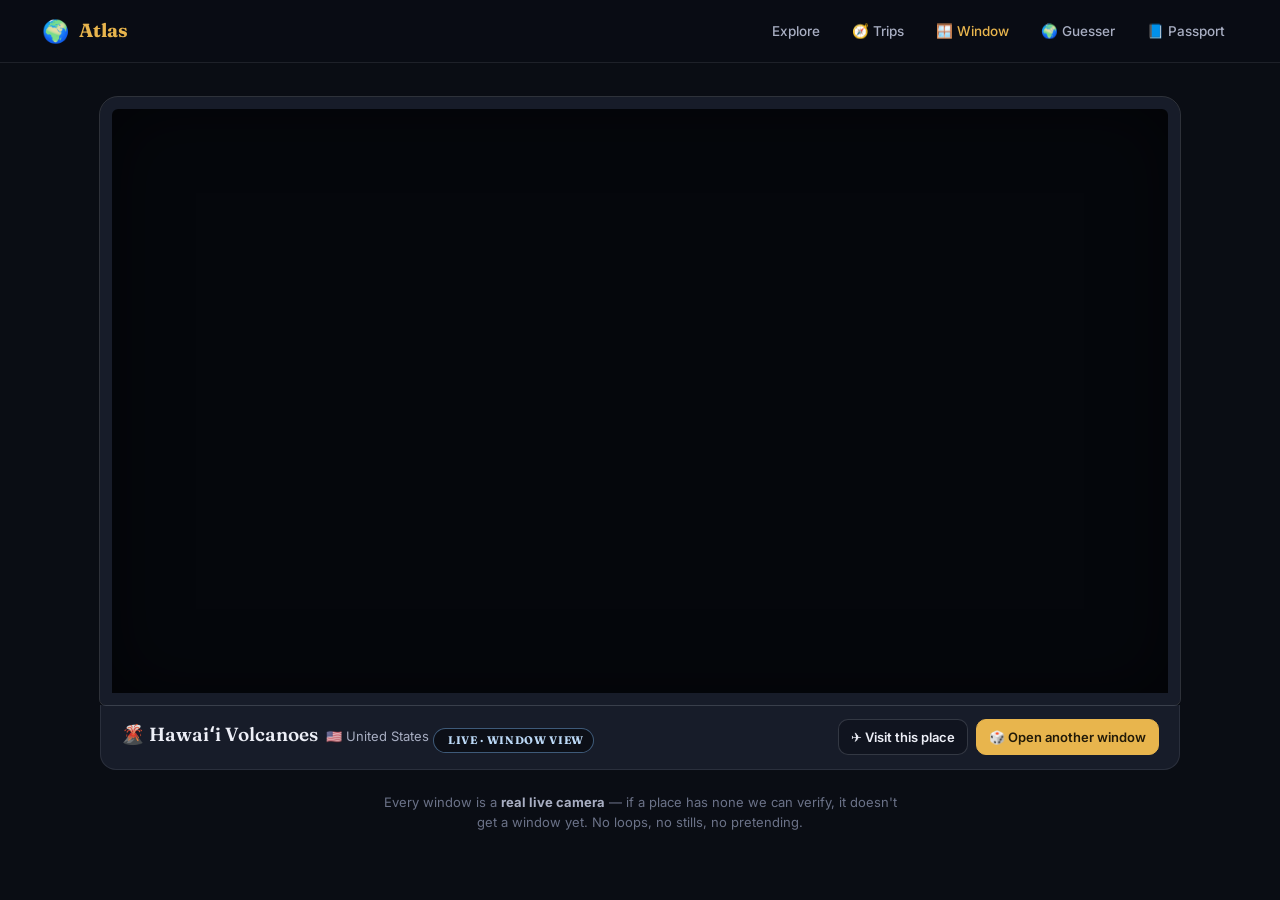
<file: window.html>
<!DOCTYPE html>
<html lang="en">
<head>
  <meta charset="UTF-8">
  <meta name="viewport" content="width=device-width, initial-scale=1.0">
  <title>Virtual Window — Atlas</title>
  <link rel="icon" href="data:image/svg+xml,<svg xmlns=%22http://www.w3.org/2000/svg%22 viewBox=%220 0 100 100%22><text y=%22.9em%22 font-size=%2290%22>🪟</text></svg>">
  <link rel="stylesheet" href="css/theme.css">
  <link rel="stylesheet" href="css/window.css">
</head>
<body class="window-body">

  <header class="topbar">
    <div class="topbar-inner">
      <a class="brand" href="index.html"><span class="globe">🌍</span> <em>Atlas</em></a>
      <nav class="topnav">
        <a href="index.html">Explore</a>
        <a href="trips.html">🧭 Trips</a>
        <a href="window.html" class="active">🪟 Window</a>
        <a href="guess.html">🌍 Guesser</a>
        <a href="passport.html">📘 Passport</a>
      </nav>
    </div>
  </header>

  <main class="window-main wrap">
    <div class="window-stage">
      <div class="frame window-frame" id="win-frame"></div>
      <div class="window-sill">
        <div class="sill-place" id="sill-place">
          <span class="faint">opening a window…</span>
        </div>
        <div class="sill-plate" id="sill-plate"></div>
        <div class="sill-actions">
          <a class="btn btn-sm" id="visit-link" hidden href="#">✈️ Visit this place</a>
          <button class="btn btn-sm btn-gold" id="hop-btn">🎲 Open another window</button>
        </div>
      </div>
    </div>
    <p class="window-note">Every window is a <b>real live camera</b> — if a place has none we can verify,
      it doesn't get a window yet. No loops, no stills, no pretending.</p>
  </main>

  <div id="toast" class="toast"></div>
  <script type="module" src="js/pages/window.js"></script>
</body>
</html>
</file>
<file: css/theme.css>
/* ============================================================
   ATLAS — design system (the "night atlas" palette)
   Guardrails: software rendering — NO backdrop-filter, NO infinite
   paint animations. Transitions only on transform/opacity/color.
   ============================================================ */
@import url('https://fonts.googleapis.com/css2?family=Fraunces:opsz,wght@9..144,400;9..144,600;9..144,700&family=Inter:wght@400;500;600;700&display=swap');

:root {
  /* ink */
  --bg:        #0a0d14;
  --bg-raise:  #10141f;
  --bg-card:   #131826;
  --line:      rgba(235, 238, 250, 0.09);
  --line-hard: rgba(235, 238, 250, 0.16);

  /* text */
  --ink:       #edeff7;
  --ink-dim:   #a8aec2;
  --ink-faint: #6b7288;

  /* brand */
  --gold:      #e8b54d;
  --gold-deep: #b8873a;
  --live:      #ff5a5a;
  --window:    #7db5f0;
  --walk:      #7fd6a4;
  --drive:     #f0ad7d;
  --monument:  #c9a0f0;

  --radius:    14px;
  --radius-lg: 20px;
  --shadow:    0 10px 34px rgba(0, 0, 0, 0.45);

  --font-display: 'Fraunces', Georgia, serif;
  --font-ui:      'Inter', system-ui, -apple-system, sans-serif;

  --maxw: 1240px;
}

* { margin: 0; padding: 0; box-sizing: border-box; }

/* the hidden attribute must always win, even over display-setting classes */
[hidden] { display: none !important; }

html { color-scheme: dark; }
body {
  background: var(--bg);
  color: var(--ink);
  font-family: var(--font-ui);
  font-size: 15px;
  line-height: 1.55;
  -webkit-font-smoothing: antialiased;
}

::selection { background: rgba(232, 181, 77, 0.35); }

a { color: inherit; text-decoration: none; }
button { font-family: inherit; color: inherit; background: none; border: none; cursor: pointer; }
img { max-width: 100%; display: block; }

h1, h2, h3, .display { font-family: var(--font-display); font-weight: 600; letter-spacing: 0.01em; }

.muted { color: var(--ink-dim); }
.faint { color: var(--ink-faint); }
.wrap  { max-width: var(--maxw); margin: 0 auto; padding: 0 22px; }

/* ---------------- Topbar ---------------- */
.topbar {
  position: sticky; top: 0; z-index: 60;
  background: rgba(10, 13, 20, 0.97);
  border-bottom: 1px solid var(--line);
}
.topbar-inner {
  max-width: var(--maxw); margin: 0 auto; padding: 0 22px;
  height: 62px; display: flex; align-items: center; gap: 18px;
}
.brand { display: flex; align-items: center; gap: 10px; font-family: var(--font-display); font-size: 19px; font-weight: 700; white-space: nowrap; }
.brand .globe { font-size: 22px; }
.brand em { color: var(--gold); font-style: normal; }
.topnav { display: flex; align-items: center; gap: 6px; margin-left: auto; }
.topnav a, .topnav button {
  padding: 8px 13px; border-radius: 10px; font-size: 13.5px; font-weight: 500;
  color: var(--ink-dim); transition: color 0.15s, background 0.15s;
}
.topnav a:hover, .topnav button:hover { color: var(--ink); background: rgba(235, 238, 250, 0.06); }
.topnav a.active { color: var(--gold); }

/* ---------------- Buttons ---------------- */
.btn {
  display: inline-flex; align-items: center; gap: 8px;
  padding: 10px 18px; border-radius: 12px;
  font-size: 14px; font-weight: 600;
  border: 1px solid var(--line-hard);
  background: var(--bg-raise); color: var(--ink);
  transition: transform 0.12s, background 0.15s, border-color 0.15s;
}
.btn:hover { background: var(--bg-card); border-color: rgba(235, 238, 250, 0.28); }
.btn:active { transform: scale(0.97); }
.btn-gold {
  background: var(--gold); border-color: var(--gold); color: #221a08;
}
.btn-gold:hover { background: #f0c266; border-color: #f0c266; }
.btn-ghost { background: transparent; }
.btn-sm { padding: 7px 12px; font-size: 13px; border-radius: 10px; }

/* ---------------- Chips (filters / tabs) ---------------- */
.chips { display: flex; flex-wrap: wrap; gap: 8px; }
.chip {
  padding: 7px 14px; border-radius: 999px; font-size: 13px; font-weight: 500;
  border: 1px solid var(--line-hard); color: var(--ink-dim);
  background: transparent;
  transition: color 0.15s, border-color 0.15s, background 0.15s;
}
.chip:hover { color: var(--ink); border-color: rgba(235, 238, 250, 0.3); }
.chip.active { color: #16120a; background: var(--gold); border-color: var(--gold); font-weight: 600; }
/* ☀️/🌙 segmented switch — a pair of chips that read as one control,
   so the day/night choice never looks like just another venue chip */
.chip-switch { display: inline-flex; gap: 0; margin-right: 4px; }
.chip-switch .chip { border-radius: 0; }
.chip-switch .chip:first-child { border-radius: 999px 0 0 999px; }
.chip-switch .chip:last-child { border-radius: 0 999px 999px 0; margin-left: -1px; }
.chip-switch .chip.active { z-index: 1; }
/* honest-gap placeholder: a scene we don't have (yet) stays visible */
.chip-ghost { opacity: 0.5; border-style: dashed; cursor: help; }
.chip-ghost:hover { color: var(--ink-faint); border-color: var(--line-hard); background: transparent; }

/* ---------------- Badges (media honesty labels) ---------------- */
.badge {
  display: inline-flex; align-items: center; gap: 5px;
  font-size: 11px; font-weight: 700; letter-spacing: 0.06em; text-transform: uppercase;
  padding: 3px 9px; border-radius: 999px;
  background: rgba(10, 13, 20, 0.82); border: 1px solid var(--line-hard);
}
.badge-live   { color: #ffb3b3; border-color: rgba(255, 90, 90, 0.5); }
.badge-live .dot { width: 7px; height: 7px; border-radius: 50%; background: var(--live); }
.badge-window { color: #bcd9f7; border-color: rgba(125, 181, 240, 0.45); }
.badge-walk   { color: #b9ecce; border-color: rgba(127, 214, 164, 0.45); }
.badge-drive  { color: #f7d9bc; border-color: rgba(240, 173, 125, 0.45); }
.badge-monu   { color: #e0cbf7; border-color: rgba(201, 160, 240, 0.45); }
.badge-night  { color: #c9c2ff; border-color: rgba(150, 138, 255, 0.5); }
.badge-lapse  { color: #f7e3bc; border-color: rgba(232, 181, 77, 0.45); }
.badge-sat    { color: #bfe6e0; border-color: rgba(126, 214, 200, 0.45); }

/* ---------------- Cards ---------------- */
.card {
  position: relative; display: block;
  border-radius: var(--radius); overflow: hidden;
  background: var(--bg-card); border: 1px solid var(--line);
  transition: transform 0.15s, border-color 0.15s;
}
.card:hover { transform: translateY(-3px); border-color: rgba(235, 238, 250, 0.22); }

.place-card { width: 236px; flex: 0 0 auto; }
.place-card .ph {
  aspect-ratio: 3 / 2; background: #1a2030;
  background-size: cover; background-position: center;
  display: flex; align-items: center; justify-content: center;
  font-size: 40px;
}
.place-card .meta { padding: 11px 13px 13px; }
.place-card .name { font-family: var(--font-display); font-size: 16.5px; font-weight: 600; line-height: 1.25; }
.place-card .sub { font-size: 12.5px; color: var(--ink-dim); margin-top: 2px; }
.place-card .badges { position: absolute; top: 9px; left: 9px; right: 9px; display: flex; gap: 5px; flex-wrap: wrap; }
.place-card .stamp { position: absolute; top: 8px; right: 9px; font-size: 15px; }

/* ---------------- Rails (horizontal shelves) ---------------- */
.rail-head { display: flex; align-items: baseline; gap: 12px; margin: 34px 0 14px; }
.rail-head h2 { font-size: 23px; }
.rail-head .count { font-size: 12.5px; color: var(--ink-faint); font-family: var(--font-ui); }
.rail {
  display: flex; gap: 14px; overflow-x: auto; padding: 4px 2px 14px;
  scroll-snap-type: x proximity; scrollbar-width: thin;
  scrollbar-color: rgba(235,238,250,.18) transparent;
}
.rail > * { scroll-snap-align: start; }

/* ---------------- Frames (video stage + windows) ---------------- */
.frame {
  position: relative; border-radius: var(--radius-lg); overflow: hidden;
  background: #05070c; border: 1px solid var(--line);
}
.frame .yt-frame, .frame iframe, .frame video {
  position: absolute; inset: 0; width: 100%; height: 100%; border: 0;
}
/* HLS cams are letterboxed, never cropped — a cam's framing is the view */
.frame video { object-fit: contain; background: #05070c; }
.frame-16x9 { aspect-ratio: 16 / 9; }

/* honest empty state — never a stand-in still */
.frame-empty {
  position: absolute; inset: 0; display: flex; flex-direction: column;
  align-items: center; justify-content: center; gap: 8px; text-align: center;
  color: var(--ink-faint); padding: 24px;
}
.frame-empty .big { font-size: 38px; opacity: 0.65; }
.frame-empty .why { font-size: 13.5px; max-width: 380px; line-height: 1.5; }

/* ---------------- 🛰️ satellite pane ----------------
   Not a window and never dressed as one: no live dot, its own badge,
   and a caption that names the satellite and how old the scan is.
   The mosaic is a fixed-size block of tiles that gets translated and
   scaled so the place's own pixel sits at the centre of the frame —
   transform only, so resizing a pane never refetches a tile. */
.sat { position: absolute; inset: 0; overflow: hidden; background: #04060b; }
.sat-mosaic { position: absolute; top: 0; left: 0; transform-origin: 0 0; }
.sat-tile {
  position: absolute; width: 256px; height: 256px;
  user-select: none; -webkit-user-drag: none;
}
/* where you actually are, under all that weather */
.sat-pin {
  position: absolute; top: 50%; left: 50%; width: 9px; height: 9px;
  margin: -4.5px 0 0 -4.5px; border-radius: 50%; pointer-events: none; z-index: 2;
  background: #ffd66b;
  box-shadow: 0 0 0 2px rgba(4, 6, 11, 0.85), 0 0 14px 3px rgba(255, 214, 107, 0.55);
}
.sat-cap {
  position: absolute; left: 0; right: 0; bottom: 0; z-index: 3;
  display: flex; gap: 10px; align-items: baseline; flex-wrap: wrap;
  padding: 14px 12px 7px; font-size: 11px; letter-spacing: 0.02em;
  color: rgba(235, 238, 250, 0.72); pointer-events: none;
  background: linear-gradient(transparent, rgba(4, 6, 11, 0.82));
}
.sat-cap .sat-src { font-weight: 700; color: #cfeee8; }
.sat-cap .sat-stamp { color: rgba(235, 238, 250, 0.55); }
@media (max-width: 700px) { .sat-cap { font-size: 10px; padding: 12px 9px 6px; } }

/* ---------------- Inputs ---------------- */
.input {
  width: 100%; padding: 12px 16px; border-radius: 12px;
  background: var(--bg-raise); border: 1px solid var(--line-hard);
  color: var(--ink); font-size: 15px; font-family: inherit;
  transition: border-color 0.15s;
}
.input:focus { outline: none; border-color: rgba(232, 181, 77, 0.55); }
.input::placeholder { color: var(--ink-faint); }

/* ---------------- Search suggest dropdown ---------------- */
.suggest {
  position: absolute; top: calc(100% + 8px); left: 0; right: 0; z-index: 70;
  background: var(--bg-raise); border: 1px solid var(--line-hard);
  border-radius: 14px; box-shadow: var(--shadow); overflow: hidden;
  max-height: 380px; overflow-y: auto;
}
.suggest:empty { display: none; }
.suggest-item {
  display: flex; align-items: center; gap: 11px; width: 100%;
  padding: 11px 15px; text-align: left; font-size: 14px;
  border-bottom: 1px solid var(--line);
}
.suggest-item:last-child { border-bottom: none; }
.suggest-item:hover, .suggest-item.hot { background: rgba(235, 238, 250, 0.07); }
.suggest-item .s-emoji { font-size: 19px; }
.suggest-item .s-name { font-weight: 600; }
.suggest-item .s-sub { color: var(--ink-faint); font-size: 12.5px; }
.suggest-item .s-badges { margin-left: auto; display: flex; gap: 4px; font-size: 11px; }

/* ---------------- Sections / panels ---------------- */
.panel {
  background: var(--bg-card); border: 1px solid var(--line);
  border-radius: var(--radius-lg); padding: 20px;
}
.panel h3 { font-size: 17px; margin-bottom: 12px; display: flex; align-items: center; gap: 8px; }

.section-head { display: flex; align-items: baseline; gap: 14px; margin: 42px 0 18px; }
.section-head h2 { font-size: 26px; }
.section-head .lede { color: var(--ink-dim); font-size: 14px; }

/* ---------------- Footer ---------------- */
.site-footer {
  margin-top: 70px; border-top: 1px solid var(--line);
  padding: 28px 0 40px; color: var(--ink-faint); font-size: 13px;
}
.site-footer .wrap { display: flex; gap: 18px; flex-wrap: wrap; align-items: center; }

/* ---------------- Toast ---------------- */
.toast {
  position: fixed; left: 50%; bottom: 28px; transform: translate(-50%, 8px);
  background: var(--bg-raise); border: 1px solid var(--line-hard);
  border-radius: 12px; padding: 11px 18px; font-size: 14px;
  box-shadow: var(--shadow); z-index: 100; opacity: 0;
  transition: opacity 0.2s, transform 0.2s; pointer-events: none;
}
.toast.show { opacity: 1; transform: translate(-50%, 0); }

/* ---------------- Small screens ---------------- */
@media (max-width: 760px) {
  .topbar-inner { padding: 0 14px; gap: 10px; }
  .topnav a, .topnav button { padding: 7px 9px; font-size: 12.5px; }
  .wrap { padding: 0 14px; }
  .place-card { width: 190px; }
}
</file>
<file: css/map.css>
/* ============================================================
   WORLDMAP — styles for the SVG map engine (js/worldmap.js).
   Software-rendering safe: flat fills, non-scaling strokes,
   no filters, no shadows. Exactly ONE infinite animation, the
   live-cam pulse, and worldmap.js mounts it only on the handful
   of live dots currently on screen (see _pulses there).
   ============================================================ */

.wmap {
  position: relative;
  overflow: hidden;
  background:
    radial-gradient(120% 90% at 50% 10%, #101728 0%, #0a0f1c 55%, #070b14 100%);
  user-select: none;
  touch-action: none;
  cursor: grab;
}
.wmap:active { cursor: grabbing; }
.wmap svg { display: block; width: 100%; height: 100%; }

/* The map is focusable and fully keyboard-drivable (arrows pan, +/- zoom,
   n/p walk the places in view), so it has to SHOW that it has focus. */
.wmap:focus { outline: none; }
.wmap:focus-visible { outline: 2px solid var(--gold); outline-offset: 2px; }

/* Where a keyboard guess lands in the City Guesser: dead centre. Only
   drawn for keyboard focus — a mouse player aims with the cursor and a
   permanent crosshair would just look like someone else's pin. */
.wmap-pick:focus-visible::after {
  content: '';
  position: absolute; left: 50%; top: 50%;
  width: 26px; height: 26px; margin: -13px 0 0 -13px;
  border: 1.5px solid rgba(255, 90, 90, 0.9); border-radius: 50%;
  pointer-events: none;
}

/* The aria-live region worldmap.js narrates the keyboard walk into.
   Off-screen, not display:none — a hidden region is never announced. */
.wmap-sr {
  position: absolute; width: 1px; height: 1px;
  margin: -1px; padding: 0; overflow: hidden;
  clip-path: inset(50%); white-space: nowrap; border: 0;
}

/* land */
.wmap-land path {
  fill: #1b2334;
  stroke: #2c3852;
  stroke-width: 0.7px;
  transition: fill 0.15s;
}
.wmap-land path:hover { fill: #232e45; }

/* graticule */
.wmap-grat line, .wmap-grat path {
  stroke: rgba(235, 238, 250, 0.045);
  stroke-width: 1px;
  fill: none;
  vector-effect: non-scaling-stroke;
}

/* ---- markers ----
   Both marker layers are pointer-events:none on purpose. worldmap.js
   resolves clicks by nearest CENTRE rather than by whatever the DOM
   says is on top (see the header comment there), and `.wm-hot` is that
   same hit test speaking back: the highlighted marker is always the one
   a click would actually take. CSS :hover would disagree inside a tight
   cluster, which is precisely the bug. Keeping the layers transparent
   to the pointer also leaves the land paths beneath them hittable. */

/* ---- country nodes (world view) ---- */
.wmap-cnode { pointer-events: none; }
.wmap-citymode .wmap-cnode { display: none; }
.cnode-halo { fill: rgba(232, 181, 77, 0.16); stroke: rgba(232, 181, 77, 0.55); stroke-width: 1px; vector-effect: non-scaling-stroke; }
.cnode-core { fill: #e8b54d; }
.wmap-cnode.wm-hot .cnode-halo { fill: rgba(232, 181, 77, 0.3); }
.cnode-count {
  fill: #16120a; font-family: 'Inter', sans-serif; font-weight: 700;
}

/* ---- city dots (zoomed view) ---- */
.wmap-city { display: none; pointer-events: none; }
.wmap-citymode .wmap-city { display: block; }
.city-dot { fill: #e8b54d; stroke: #0a0d14; stroke-width: 1px; vector-effect: non-scaling-stroke; }
.city-dot.has-live { fill: #ff5a5a; }
.city-dot.has-walk { fill: #7fd6a4; }
/* the dot a click would take: white core + a ring, so it reads even
   when a neighbour's dot is a pixel away */
.wmap-city.wm-hot .city-dot {
  fill: #fff; stroke: #0a0d14; stroke-width: 3px;
}
.wmap-city.wm-hot .city-label { fill: #fff; }
/* The dark outline that keeps a name readable over land. stroke-width
   here is only the pre-zoom starting value: it is measured in MAP units,
   so worldmap.js re-pins it in screen pixels on every zoom (HALO_PX).
   Left to this fixed 2.5 it grew with the camera and printed a ~60px
   black slab over every neighbouring city once you reached Japan. */
.city-label {
  fill: #c7cddf; font-family: 'Inter', sans-serif; font-weight: 500;
  paint-order: stroke; stroke: rgba(7, 10, 18, 0.85); stroke-width: 2.5px;
}

/* ---- fanned places (worldmap.js: _buildFans / _fanOut) ----
   Cape Town, Table Mountain and Camps Bay are 5 km apart — one dot's
   worth of screen at every zoom this camera can reach. They're pushed
   onto a small ring so all three can be seen and aimed at, and each
   keeps a hairline back to where it really is. The leader is what makes
   the nudge honest, so it is drawn whenever the dot is off its mark.
   `wm-kin` = "a sibling of the dot you're on": the group lights up
   together, which is how you learn it IS a group. */
.city-leader {
  stroke: rgba(232, 181, 77, 0.42); stroke-width: 1px; fill: none;
}
.wmap-city.wm-kin .city-leader,
.wmap-city.wm-hot .city-leader { stroke: rgba(232, 181, 77, 0.95); }
.wmap-city.wm-kin .city-label { fill: #e8d9b4; }

/* ---- live-cam pulse ----
   A camera that is streaming RIGHT NOW is what this atlas has that an
   atlas doesn't, and it was reading as one more coloured dot. The ring
   lives in its own layer UNDER the dots (worldmap.js: gPulse), because
   the hover highlight re-appends a city group to raise it and that
   restart would visibly stutter the animation every time the cursor
   passed by. Scale, not `r`: a CSS `r` would override the attribute
   worldmap.js writes to keep the ring pinned to 4 screen px at any zoom. */
.wmap-pulse { pointer-events: none; display: none; }
.wmap-citymode .wmap-pulse { display: block; }
.dot-pulse {
  fill: none; stroke: #ff5a5a; stroke-width: 1.5px;
  vector-effect: non-scaling-stroke;
  opacity: 0;                       /* invisible until worldmap.js says .on */
  transform-box: fill-box; transform-origin: center;
}
.dot-pulse.on { animation: wm-pulse 2.4s ease-out infinite; }
@keyframes wm-pulse {
  0%   { transform: scale(1);   opacity: 0.6; }
  70%  { transform: scale(3.6); opacity: 0; }
  100% { transform: scale(3.6); opacity: 0; }
}
/* worldmap.js already declines to mount these under reduced motion; this
   is the same promise kept if the preference flips mid-animation. */
@media (prefers-reduced-motion: reduce) {
  .dot-pulse.on { animation: none; opacity: 0; }
}

/* ---- pins & route lines (guesser, journeys) ---- */
.pin-ring { fill: none; stroke: #ff5a5a; stroke-width: 1.5px; vector-effect: non-scaling-stroke; }
.pin-core { fill: #ff5a5a; }
.wmap-pin-answer .pin-ring { stroke: #7fd6a4; }
.wmap-pin-answer .pin-core { fill: #7fd6a4; }
.wmap-line {
  stroke: rgba(232, 181, 77, 0.75); stroke-width: 1.5px;
  stroke-dasharray: 6 5;
}

/* ---- trip routes: solid leg lines + numbered stops ---- */
.wmap-route {
  stroke: rgba(232, 181, 77, 0.85); stroke-width: 2px;
  stroke-dasharray: none; stroke-linecap: round;
}
.wmap-stop .stop-disc {
  fill: var(--gold); stroke: #0a0d14; stroke-width: 1.2px;
  vector-effect: non-scaling-stroke;
}
.wmap-stop .stop-num {
  fill: #221a08; font-family: 'Inter', sans-serif; font-weight: 700;
  pointer-events: none;
}
.wmap-stop:hover .stop-disc { fill: #f5cd7a; }
.wmap-stop-here .stop-disc { fill: var(--live); }
.wmap-stop-here .stop-num { fill: #fff; }
.wmap-stop-done .stop-disc { fill: var(--walk); }

/* ---- tooltip ---- */
.wmap-tip {
  position: absolute; top: 0; left: 0; z-index: 5; display: none;
  background: rgba(13, 17, 27, 0.96); border: 1px solid var(--line-hard);
  color: var(--ink); font-size: 12.5px; line-height: 1.35;
  padding: 7px 11px; border-radius: 9px; pointer-events: none;
  max-width: 240px; white-space: nowrap;
}
.wmap-tip b { color: var(--gold); }
/* the "+2 nearby, nudged apart" line a fanned dot owns up to */
.wmap-tip .tip-fan {
  display: block; margin-top: 2px; font-size: 11px; font-style: normal;
  color: var(--ink-dim);
}

/* ---- map chrome (zoom buttons etc.) ---- */
.wmap-ctl {
  position: absolute; right: 14px; top: 14px; z-index: 6;
  display: flex; flex-direction: column; gap: 6px;
}
.wmap-ctl button {
  width: 36px; height: 36px; border-radius: 10px;
  background: rgba(13, 17, 27, 0.92); border: 1px solid var(--line-hard);
  color: var(--ink); font-size: 17px; font-weight: 600;
  transition: background 0.15s;
}
.wmap-ctl button:hover { background: #1b2334; }
</file>
<file: css/home.css>
/* ============================================================
   HOME — hero, world map section, destination rails.
   ============================================================ */

/* ---------------- hero ---------------- */
.hero { padding: 64px 0 30px; text-align: center; }
.hero h1 {
  font-size: clamp(34px, 5.4vw, 58px);
  font-weight: 700; line-height: 1.08;
}
.hero h1 em { color: var(--gold); font-style: italic; }
.hero .lede {
  margin: 14px auto 0; max-width: 620px;
  color: var(--ink-dim); font-size: 16.5px;
}
.hero-stats {
  display: flex; gap: 22px; justify-content: center;
  margin-top: 18px; font-size: 13px; color: var(--ink-faint);
}
.hero-stats b { color: var(--ink); font-weight: 600; }
.hero-stats .live b { color: var(--live); }

.hero-search {
  position: relative; max-width: 560px; margin: 28px auto 0;
  display: flex; gap: 10px;
}
.hero-search .input {
  padding: 15px 20px 15px 46px; font-size: 16px; border-radius: 14px;
  background-image: url("data:image/svg+xml,%3Csvg xmlns='http://www.w3.org/2000/svg' width='17' height='17' viewBox='0 0 24 24' fill='none' stroke='%236b7288' stroke-width='2.4'%3E%3Ccircle cx='11' cy='11' r='7'/%3E%3Cpath d='m21 21-4.3-4.3'/%3E%3C/svg%3E");
  background-repeat: no-repeat; background-position: 17px center;
}
.hero-search .suggest { text-align: left; }

/* ---------------- map section ---------------- */
.map-section { margin-top: 44px; }
.map-toolbar {
  display: flex; align-items: center; gap: 10px; flex-wrap: wrap;
  margin-bottom: 12px;
}
.map-toolbar .hint { margin-left: auto; font-size: 12.5px; color: var(--ink-faint); }
#worldmap {
  height: min(64vh, 640px); min-height: 380px;
  border-radius: var(--radius-lg);
  border: 1px solid var(--line);
}
.map-legend {
  display: flex; gap: 18px; margin-top: 10px;
  font-size: 12px; color: var(--ink-faint); flex-wrap: wrap;
}
.map-legend .swatch {
  display: inline-block; width: 9px; height: 9px; border-radius: 50%;
  margin-right: 6px; vertical-align: 0;
}
/* The map is fully keyboard-drivable, which is worth saying out loud —
   nobody guesses that n/p walks the places in view. */
.map-legend kbd {
  display: inline-block; padding: 1px 5px; margin: 0 1px;
  border: 1px solid var(--line-hard); border-radius: 5px;
  background: rgba(255, 255, 255, 0.04);
  font: 500 11px/1.5 'Inter', sans-serif; color: var(--ink);
}

/* ---------------- curated routes band ---------------- */
.trips-band { margin-top: 8px; }
.trips-band .more-link { color: var(--gold); }
.trips-band .more-link:hover { text-decoration: underline; }

.trip-mini { width: 268px; flex: 0 0 auto; }
.tm-media { position: relative; }
.tm-ph {
  aspect-ratio: 16 / 9; background: #1a2030;
  background-size: cover; background-position: center;
  display: flex; align-items: center; justify-content: center; font-size: 34px;
}
.tm-progress {
  position: absolute; top: 8px; right: 8px;
  padding: 2px 8px; border-radius: 999px; font-size: 11px; font-weight: 600;
  background: rgba(10, 13, 20, 0.86); border: 1px solid var(--line-hard);
  color: var(--walk);
}
.trip-mini .meta { padding: 11px 13px 13px; }
.trip-mini .name { font-family: var(--font-display); font-size: 16.5px; font-weight: 600; line-height: 1.25; }
.trip-mini .sub { font-size: 12.5px; color: var(--ink-dim); margin-top: 2px; }

/* ---------------- rails ---------------- */
.rails { margin-top: 22px; }
</file>
<file: css/guess.css>
/* ============================================================
   CITY GUESSER — scene + pick-map layout, reveal, final card.
   ============================================================ */

.guess-main { padding-top: 30px; }

.g-card {
  max-width: 640px; margin: 40px auto; text-align: center;
  background: var(--bg-card); border: 1px solid var(--line);
  border-radius: var(--radius-lg); padding: 38px 30px;
}
.g-card .g-big { font-size: 52px; }
.g-card h2 { font-size: 30px; margin: 8px 0 10px; }
.g-card .chips { justify-content: center; margin-top: 18px; }
.g-actions { margin-top: 24px; display: flex; gap: 10px; justify-content: center; }

.g-status { display: flex; align-items: center; gap: 10px; margin-bottom: 12px; flex-wrap: wrap; }

.g-layout { display: grid; grid-template-columns: 3fr 2fr; gap: 14px; }
@media (max-width: 900px) { .g-layout { grid-template-columns: 1fr; } }

.g-scene { background: #04060b; }

#g-map {
  height: 100%; min-height: 320px;
  border-radius: var(--radius-lg); border: 1px solid var(--line);
}
.g-mapcol { display: flex; flex-direction: column; gap: 10px; }
.g-map-actions .btn { width: 100%; justify-content: center; }

.g-reveal { margin-top: 16px; text-align: center; }
.g-reveal .r-dist { font-family: var(--font-display); font-size: 30px; font-weight: 700; color: var(--gold); }
.g-reveal .r-place { font-size: 17px; margin-top: 4px; }
.g-reveal .r-pts { color: var(--ink-dim); margin: 6px 0 14px; }

.g-final-score { font-family: var(--font-display); font-size: 44px; font-weight: 700; color: var(--gold); }
.g-rounds { display: flex; justify-content: center; gap: 6px; margin: 14px 0 4px; font-size: 20px; }
.g-share-note { font-size: 12px; color: var(--ink-faint); margin-top: 10px; }
</file>
<file: css/location.css>
/* ============================================================
   LOCATION — arrival header, the tabbed stage, info grid.
   ============================================================ */

/* ---------------- arrival ---------------- */
.arrive {
  display: grid; grid-template-columns: 1fr 250px; gap: 26px;
  align-items: start; padding: 44px 0 8px;
}
.arrive-kicker {
  font-size: 13px; letter-spacing: 0.14em; text-transform: uppercase;
  color: var(--gold); font-weight: 600; margin-bottom: 6px;
}
.arrive h1 { font-size: clamp(34px, 4.6vw, 54px); line-height: 1.05; font-weight: 700; }
.arrive-blurb { margin-top: 12px; max-width: 640px; color: var(--ink-dim); font-size: 15.5px; }
.arrive-actions { display: flex; gap: 8px; margin-top: 16px; flex-wrap: wrap; }
.arrive-actions .btn.on { border-color: var(--gold); color: var(--gold); }

.rightnow { text-align: center; }
.rn-clock {
  font-family: var(--font-display); font-size: 34px; font-weight: 600;
  letter-spacing: 0.02em; margin: 2px 0 4px;
}
.rn-weather { font-size: 14px; color: var(--ink-dim); min-height: 22px; margin-bottom: 10px; }
.rn-weather .wx-icon { font-size: 18px; margin-right: 4px; }
#ambience-btn.on { color: var(--gold); border-color: rgba(232, 181, 77, 0.5); }

/* ---------------- stage: four panes, one grid ----------------
   🚶 walk (top-left) · 🚗 drive (top-right) · 🔴 live (bottom-left) ·
   🪟 window (bottom-right). data-focus on the grid grows that pane's
   column + row; no focus = an even 2×2. fr tracks animate in modern
   engines and simply snap elsewhere — transform/opacity guardrail
   doesn't apply (this is a layout change, not a paint loop). */
.stage-section { margin-top: 26px; }
.stage-tabs { margin-bottom: 12px; align-items: center; }
.stage-tabs .chip { font-size: 13.5px; padding: 8px 16px; }

/* After dark the stage keeps its exact geometry and only cools down —
   the mode has to be readable at a glance without anything moving. */
body.is-night .stage-grid .quad-bar { background: #0f1220; }
body.is-night button.quad-bar:hover { background: #161a2c; }

.stage-grid {
  display: grid; gap: 10px;
  grid-template-columns: 1fr 1fr;
  grid-template-rows: 1fr 1fr;
  aspect-ratio: 16 / 9;
  transition: grid-template-columns 0.4s ease, grid-template-rows 0.4s ease;
}
.stage-grid[data-focus="walk"]   { grid-template-columns: 2.6fr 1fr; grid-template-rows: 2.6fr 1fr; }
.stage-grid[data-focus="drive"]  { grid-template-columns: 1fr 2.6fr; grid-template-rows: 2.6fr 1fr; }
.stage-grid[data-focus="live"]   { grid-template-columns: 2.6fr 1fr; grid-template-rows: 1fr 2.6fr; }
.stage-grid[data-focus="window"] { grid-template-columns: 1fr 2.6fr; grid-template-rows: 1fr 2.6fr; }

.quad { display: flex; flex-direction: column; min-width: 0; min-height: 0; }
.quad-bar {
  display: flex; align-items: center; gap: 8px; width: 100%;
  padding: 5px 10px; text-align: left; font-size: 12px; color: var(--ink-faint);
  background: var(--bg-raise); border: 1px solid var(--line);
  border-bottom: none; border-radius: 12px 12px 0 0;
  transition: background 0.15s, color 0.15s;
}
button.quad-bar:hover { background: var(--bg-card); color: var(--ink-dim); }
.quad-bar .badge { flex: none; }
.quad-title {
  overflow: hidden; text-overflow: ellipsis; white-space: nowrap; min-width: 0;
}
.quad-src { flex: none; font-size: 11px; }
.quad-zoom { margin-left: auto; flex: none; font-size: 13px; opacity: 0.7; }
.stage-grid[data-focus] .quad-bar .quad-zoom { opacity: 0.45; }

.quad-frame {
  flex: 1; min-height: 0;
  border-radius: 0 0 var(--radius-lg) var(--radius-lg);
  background: #04060b;
}
/* the 🪟 pane gets a window vignette — a frame you look OUT of */
.quad-frame.window-vignette::after {
  content: ''; position: absolute; inset: 0; pointer-events: none;
  border: 8px solid #05070c; border-radius: inherit;
  box-shadow: inset 0 0 60px rgba(0, 0, 0, 0.55);
}
/* honest gap: the pane exists, dashed, and says why it's empty */
.quad-ghost .quad-bar { cursor: help; }
.quad-ghost .quad-frame { border-style: dashed; border-color: var(--line-hard); }
.quad-ghost .frame-empty .big { font-size: 28px; }
.quad-ghost .frame-empty .why { font-size: 12px; }

/* small screens: stack the four panes, biggest first is meaningless —
   keep source order and give each its own 16:9 */
@media (max-width: 700px) {
  .stage-grid,
  .stage-grid[data-focus] { display: flex; flex-direction: column; aspect-ratio: auto; }
  .quad-frame { flex: none; aspect-ratio: 16 / 9; }
}

/* ---------------- info grid ---------------- */
.info-grid {
  display: grid; grid-template-columns: repeat(auto-fit, minmax(310px, 1fr));
  gap: 16px; margin-top: 34px;
}
#about-panel { grid-column: span 2; }
@media (max-width: 900px) { #about-panel { grid-column: span 1; } }

.funfact {
  margin-top: 14px; padding: 12px 14px; border-radius: 12px;
  background: rgba(232, 181, 77, 0.07); border: 1px solid rgba(232, 181, 77, 0.22);
  font-size: 14px;
}
.funfact b { color: var(--gold); }

.aa {
  margin-top: 14px; padding: 12px 14px; border-radius: 12px;
  background: rgba(201, 160, 240, 0.07); border: 1px solid rgba(201, 160, 240, 0.25);
  font-size: 14px;
}
.aa b { color: var(--monument); }

.hl-chips { display: flex; flex-wrap: wrap; gap: 8px; margin-top: 16px; }
.hl-chips .hl {
  padding: 6px 12px; border-radius: 999px; font-size: 12.5px;
  border: 1px solid var(--line-hard); color: var(--ink-dim);
}

/* culture */
.culture-row { display: flex; gap: 10px; padding: 7px 0; border-bottom: 1px solid var(--line); font-size: 14px; }
.culture-row:last-child { border-bottom: none; }
.culture-row .k { width: 92px; flex: none; color: var(--ink-faint); font-size: 12.5px; padding-top: 2px; }
.phrase { display: flex; justify-content: space-between; gap: 12px; }
.phrase .native { color: var(--gold); }

/* radio */
.radio-list { display: flex; flex-direction: column; gap: 4px; max-height: 300px; overflow-y: auto; }
.radio-item {
  display: flex; align-items: center; gap: 10px; width: 100%;
  padding: 8px 10px; border-radius: 10px; text-align: left; font-size: 13.5px;
  transition: background 0.15s;
}
.radio-item:hover { background: rgba(235, 238, 250, 0.06); }
.radio-item.playing { background: rgba(232, 181, 77, 0.1); color: var(--gold); }
.radio-item .r-state { width: 18px; text-align: center; flex: none; }
.radio-item .r-name { overflow: hidden; text-overflow: ellipsis; white-space: nowrap; }
.radio-item .r-tags { margin-left: auto; font-size: 11px; color: var(--ink-faint); flex: none; }

/* live tv */
.tv-note { font-size: 12px; margin-bottom: 8px; }
.tv-frame { margin-bottom: 8px; border-radius: 10px; overflow: hidden; background: #000; }
.tv-frame .tv-video { position: absolute; inset: 0; width: 100%; height: 100%; }
.tv-list { display: flex; flex-direction: column; gap: 4px; max-height: 300px; overflow-y: auto; }
.tv-item {
  display: flex; align-items: center; gap: 10px; width: 100%;
  padding: 8px 10px; border-radius: 10px; text-align: left; font-size: 13.5px;
  transition: background 0.15s;
}
.tv-item:hover { background: rgba(235, 238, 250, 0.06); }
.tv-item.playing { background: rgba(232, 181, 77, 0.1); color: var(--gold); }
.tv-item .t-state { width: 18px; text-align: center; flex: none; }
.tv-item .t-name { overflow: hidden; text-overflow: ellipsis; white-space: nowrap; }
.tv-item .t-lang { margin-left: auto; font-size: 11px; color: var(--ink-faint); flex: none; }

/* news */
.news-list { list-style: none; display: flex; flex-direction: column; gap: 2px; }
.news-list a {
  display: block; padding: 8px 10px; border-radius: 10px; font-size: 13.5px;
  line-height: 1.4; transition: background 0.15s;
}
.news-list a:hover { background: rgba(235, 238, 250, 0.06); }
.news-list .n-src { display: block; font-size: 11.5px; color: var(--ink-faint); margin-top: 2px; }

/* gallery */
.gallery { display: grid; grid-template-columns: 1fr 1fr; gap: 8px; }
.gallery img { border-radius: 10px; aspect-ratio: 4 / 3; object-fit: cover; width: 100%; }

/* nearby */
#next-section { margin-top: 30px; }

/* ---------------- "you're on a route" strip (arrived via a trip) ---------------- */
.trip-strip {
  display: flex; align-items: center; gap: 15px; flex-wrap: wrap;
  padding: 11px 16px; margin-top: 26px;
  border-radius: var(--radius); border: 1px solid var(--line);
  background: var(--bg-card);
}
.trip-strip .ts-name { font-weight: 600; font-size: 14px; }
.trip-strip .ts-name a:hover { color: var(--gold); }
.trip-strip .ts-where { font-size: 12.5px; color: var(--ink-faint); }
.trip-strip .ts-dots { display: flex; gap: 5px; flex-wrap: wrap; }
.trip-strip .ts-dot {
  width: 9px; height: 9px; border-radius: 50%;
  background: rgba(235, 238, 250, 0.16);
}
.trip-strip .ts-dot.done { background: var(--walk); }
.trip-strip .ts-dot.here { background: var(--gold); transform: scale(1.4); }
.trip-strip .ts-nav { margin-left: auto; display: flex; gap: 8px; }

@media (max-width: 860px) {
  .arrive { grid-template-columns: 1fr; }
  .rightnow { max-width: 340px; }
  .trip-strip .ts-nav { margin-left: 0; width: 100%; }
}
</file>
<file: css/passport.css>
/* ============================================================
   PASSPORT — stamps, achievements, notes.
   ============================================================ */

.pp-head { display: flex; align-items: baseline; gap: 18px; padding: 44px 0 8px; }
.pp-head h1 { font-size: clamp(30px, 4vw, 44px); }
.pp-rank {
  font-size: 13px; font-weight: 600; letter-spacing: 0.08em; text-transform: uppercase;
  color: var(--gold); border: 1px solid rgba(232, 181, 77, 0.4);
  border-radius: 999px; padding: 5px 14px;
}

.pp-stats {
  display: grid; grid-template-columns: repeat(auto-fit, minmax(140px, 1fr));
  gap: 12px; margin-top: 22px;
}
.pp-stat { background: var(--bg-card); border: 1px solid var(--line); border-radius: var(--radius); padding: 16px; text-align: center; }
.pp-stat .v { font-family: var(--font-display); font-size: 28px; font-weight: 700; color: var(--gold); }
.pp-stat .k { font-size: 12px; color: var(--ink-faint); margin-top: 2px; }

.ach-grid { display: grid; grid-template-columns: repeat(auto-fill, minmax(150px, 1fr)); gap: 10px; }
.ach {
  background: var(--bg-card); border: 1px solid var(--line); border-radius: var(--radius);
  padding: 14px 10px; text-align: center;
}
.ach.locked { opacity: 0.35; }
.ach.earned { border-color: rgba(232, 181, 77, 0.4); }
.ach .i { font-size: 24px; }
.ach .n { font-size: 12.5px; font-weight: 600; margin-top: 6px; }
.ach .h { font-size: 11px; color: var(--ink-faint); margin-top: 3px; }

.pp-country { margin-top: 26px; }
.pp-country h3 { font-size: 19px; display: flex; align-items: baseline; gap: 10px; }
.pp-country h3 .prog { font-size: 12.5px; color: var(--ink-faint); font-family: var(--font-ui); font-weight: 400; }
.stamp-grid { display: grid; grid-template-columns: repeat(auto-fill, minmax(210px, 1fr)); gap: 10px; margin-top: 12px; }
.stamp {
  position: relative; background: var(--bg-card); border: 1px solid var(--line);
  border-radius: 12px; padding: 12px 14px;
}
.stamp.v { border-color: rgba(232, 181, 77, 0.35); }
.stamp .s-name { font-weight: 600; font-size: 14px; }
.stamp .s-sub { font-size: 12px; color: var(--ink-faint); }
.stamp .s-mark { position: absolute; top: 10px; right: 12px; font-size: 16px; transform: rotate(8deg); }
.stamp .s-note {
  margin-top: 8px; font-size: 12.5px; color: var(--ink-dim);
  border-left: 2px solid rgba(232, 181, 77, 0.5); padding-left: 8px; font-style: italic;
}

.discover-chips { display: flex; flex-wrap: wrap; gap: 8px; margin-top: 12px; }
.discover-chip {
  font-size: 12.5px; color: var(--ink-dim); border: 1px solid var(--line);
  border-radius: 999px; padding: 6px 12px;
}
.discover-chip span { color: var(--ink-faint); margin-left: 5px; }
</file>
<file: css/trips.css>
/* ============================================================
   TRIPS — the route index and one route in detail.
   Same guardrails as the rest: no backdrop-filter, no infinite
   paint animations, transitions only on transform/opacity/color.
   ============================================================ */

.backlink {
  display: inline-block; margin: 22px 0 6px;
  font-size: 13px; color: var(--ink-faint);
}
.backlink:hover { color: var(--gold); }

/* ---------------- index ---------------- */
/* Self-contained: this page loads theme + map + trips only, so the hero
   can't lean on the near-identical rules over in home.css. */
.trips-hero { padding: 52px 0 26px; text-align: center; }
.trips-hero h1 {
  font-size: clamp(34px, 5.4vw, 58px); font-weight: 700; line-height: 1.08;
}
.trips-hero h1 em { color: var(--gold); font-style: italic; }
.trips-hero .lede {
  margin: 14px auto 0; max-width: 660px;
  color: var(--ink-dim); font-size: 16.5px;
}
.trips-hero .hero-stats {
  display: flex; gap: 22px; justify-content: center; flex-wrap: wrap;
  margin-top: 18px; font-size: 13px; color: var(--ink-faint);
}
.trips-hero .hero-stats b { color: var(--ink); font-weight: 600; }

.trip-grid {
  display: grid; gap: 18px; margin: 10px 0 20px;
  grid-template-columns: repeat(auto-fill, minmax(310px, 1fr));
}

.trip-card { display: flex; flex-direction: column; }
.tc-media { position: relative; }
.tc-ph {
  aspect-ratio: 16 / 9; background: #1a2030;
  background-size: cover; background-position: center;
  display: flex; align-items: center; justify-content: center;
  font-size: 44px;
}
.tc-progress {
  position: absolute; top: 9px; right: 9px;
  padding: 3px 9px; border-radius: 999px; font-size: 11.5px; font-weight: 600;
  background: rgba(10, 13, 20, 0.86); border: 1px solid var(--line-hard);
  color: var(--walk);
}
.tc-body { padding: 13px 15px 15px; display: flex; flex-direction: column; gap: 4px; flex: 1; }
.tc-kicker {
  font-size: 11.5px; letter-spacing: 0.06em; text-transform: uppercase;
  color: var(--ink-faint);
}
.tc-name { font-family: var(--font-display); font-size: 21px; font-weight: 600; line-height: 1.2; }
.tc-tagline { font-size: 13.5px; color: var(--ink-dim); line-height: 1.45; }
.tc-foot {
  margin-top: auto; padding-top: 10px;
  display: flex; align-items: center; gap: 10px; flex-wrap: wrap;
  font-size: 12px; color: var(--ink-faint);
  border-top: 1px solid var(--line);
}

/* what a route can actually show — a zero is stated, not hidden */
.scene-tally { display: flex; gap: 7px; margin-left: auto; }
.scene-tally .tally { white-space: nowrap; }
.scene-tally .tally.zero { opacity: 0.32; }

/* ---------------- detail ---------------- */
.trip-head {
  display: grid; gap: 26px; align-items: start;
  grid-template-columns: minmax(0, 1.65fr) minmax(260px, 0.85fr);
  margin: 8px 0 26px;
}
.trip-kicker {
  font-size: 12.5px; letter-spacing: 0.05em; text-transform: uppercase;
  color: var(--ink-faint); margin-bottom: 8px;
}
.trip-head h1 { font-size: clamp(30px, 4.4vw, 46px); line-height: 1.08; }
.trip-tagline {
  font-family: var(--font-display); font-size: 19px; color: var(--gold);
  margin-top: 10px; line-height: 1.35;
}
.trip-blurb { margin-top: 12px; color: var(--ink-dim); max-width: 62ch; }
.trip-actions { display: flex; gap: 10px; margin-top: 20px; flex-wrap: wrap; }

.trip-facts dl {
  display: grid; grid-template-columns: auto 1fr; gap: 7px 14px;
  font-size: 13.5px;
}
.trip-facts dt { color: var(--ink-faint); }
.trip-facts dd { text-align: right; }

.trip-progress { margin-top: 16px; }
.trip-progress .bar {
  height: 6px; border-radius: 999px; overflow: hidden;
  background: rgba(235, 238, 250, 0.09);
}
.trip-progress .bar-fill {
  height: 100%; background: var(--walk); border-radius: 999px;
  transition: width 0.3s;
}
.trip-progress .bar-label { font-size: 12px; margin-top: 7px; }

#trip-map {
  height: min(56vh, 520px); min-height: 320px;
  border-radius: var(--radius-lg); border: 1px solid var(--line);
}
.map-note { font-size: 12.5px; margin-top: 9px; }

/* ---------------- the stop list ---------------- */
.stop-list { list-style: none; counter-reset: none; }
.stop { position: relative; }

/* the connecting spine between stops */
.stop:not(:last-child)::before {
  content: ''; position: absolute; left: 33px; top: 46px; bottom: -6px;
  width: 2px; background: linear-gradient(var(--line-hard), var(--line));
}

.stop-link {
  display: flex; align-items: flex-start; gap: 14px;
  padding: 14px 14px 14px 10px; border-radius: var(--radius);
  border: 1px solid transparent;
  transition: background 0.15s, border-color 0.15s;
}
.stop-link:hover { background: var(--bg-card); border-color: var(--line); }

.stop-n {
  flex: 0 0 auto; width: 30px; height: 30px; margin-top: 2px;
  display: flex; align-items: center; justify-content: center;
  border-radius: 50%; font-size: 13px; font-weight: 700;
  background: var(--bg-raise); border: 1px solid var(--line-hard);
  color: var(--ink-dim); position: relative; z-index: 1;
}
.stop-done .stop-n {
  background: var(--walk); border-color: var(--walk); color: #0c1d14;
}

.stop-ph {
  flex: 0 0 auto; width: 74px; height: 52px; border-radius: 9px;
  background: #1a2030; background-size: cover; background-position: center;
  display: flex; align-items: center; justify-content: center; font-size: 22px;
}

.stop-text { display: flex; flex-direction: column; gap: 2px; min-width: 0; flex: 1; }
.stop-name {
  font-family: var(--font-display); font-size: 17.5px; font-weight: 600;
  display: flex; align-items: center; gap: 7px;
}
.stop-stamp { font-size: 13px; }
.stop-where { font-size: 12.5px; color: var(--ink-faint); }
.stop-note { font-size: 13.5px; color: var(--ink-dim); margin-top: 3px; max-width: 68ch; }

/* wide enough that a fully-loaded stop keeps all five badges on one
   line — 🔴 Live is the wide one and was pushing 🏛️ onto a second row */
.stop-scenes {
  margin-left: auto; display: flex; gap: 5px; flex-wrap: wrap;
  justify-content: flex-end; max-width: 268px; padding-top: 3px;
}

/* The "you're on a route" strip lives on the location page, so its
   styles live in css/location.css — one stylesheet per page. */

/* ---------------- narrow ---------------- */
@media (max-width: 860px) {
  .trip-head { grid-template-columns: 1fr; }
  /* number + photo + name stay on one line; only the badges drop below,
     indented past the number so they read as belonging to that stop */
  .stop-link { flex-wrap: wrap; }
  /* basis 0, not auto — with `auto` the note's content width becomes the
     flex base and the whole text column wraps onto its own line, orphaning
     the number and photo above it */
  .stop-text { flex: 1 1 0; min-width: 0; }
  .stop-scenes {
    flex-basis: 100%; max-width: none; order: 4;
    margin-left: 44px; padding-top: 8px; justify-content: flex-start;
  }
  .stop:not(:last-child)::before { display: none; }
}

@media (max-width: 460px) {
  .stop-link { gap: 10px; padding-left: 4px; }
  .stop-ph { width: 56px; height: 42px; }
  .stop-scenes { margin-left: 40px; }
}
</file>
<file: css/window.css>
/* ============================================================
   VIRTUAL WINDOW — a framed live view you look out of.
   ============================================================ */

.window-main { padding-top: 34px; }

.window-stage { max-width: 1080px; margin: 0 auto; }

.window-frame {
  aspect-ratio: 16 / 9;
  border-radius: 18px 18px 6px 6px;
  border: 12px solid #171c29;
  outline: 1px solid var(--line-hard);
  box-shadow: inset 0 0 70px rgba(0, 0, 0, 0.5);
}
/* (the center mullion bar was cut 2026-07 — it sat over the video and
   made the page look broken next to the location page's Window pane) */

.window-sill {
  background: #171c29; border: 1px solid var(--line);
  border-top: none; border-radius: 0 0 16px 16px;
  padding: 14px 20px; display: flex; align-items: center; gap: 18px; flex-wrap: wrap;
}
.sill-place { font-family: var(--font-display); font-size: 19px; font-weight: 600; }
.sill-place .where { color: var(--ink-dim); font-family: var(--font-ui); font-size: 13px; font-weight: 400; margin-left: 8px; }
.sill-plate { display: flex; gap: 14px; align-items: center; font-size: 13.5px; color: var(--ink-dim); }
.sill-plate .plate-clock { font-family: var(--font-display); font-size: 17px; color: var(--ink); }
.sill-actions { margin-left: auto; display: flex; gap: 8px; }

.window-note { text-align: center; margin: 22px auto 40px; max-width: 520px; font-size: 13px; color: var(--ink-faint); }
.window-note b { color: var(--ink-dim); }

@media (max-width: 700px) {
  .window-frame { border-width: 7px; }
  .sill-actions { margin-left: 0; }
}
</file>
